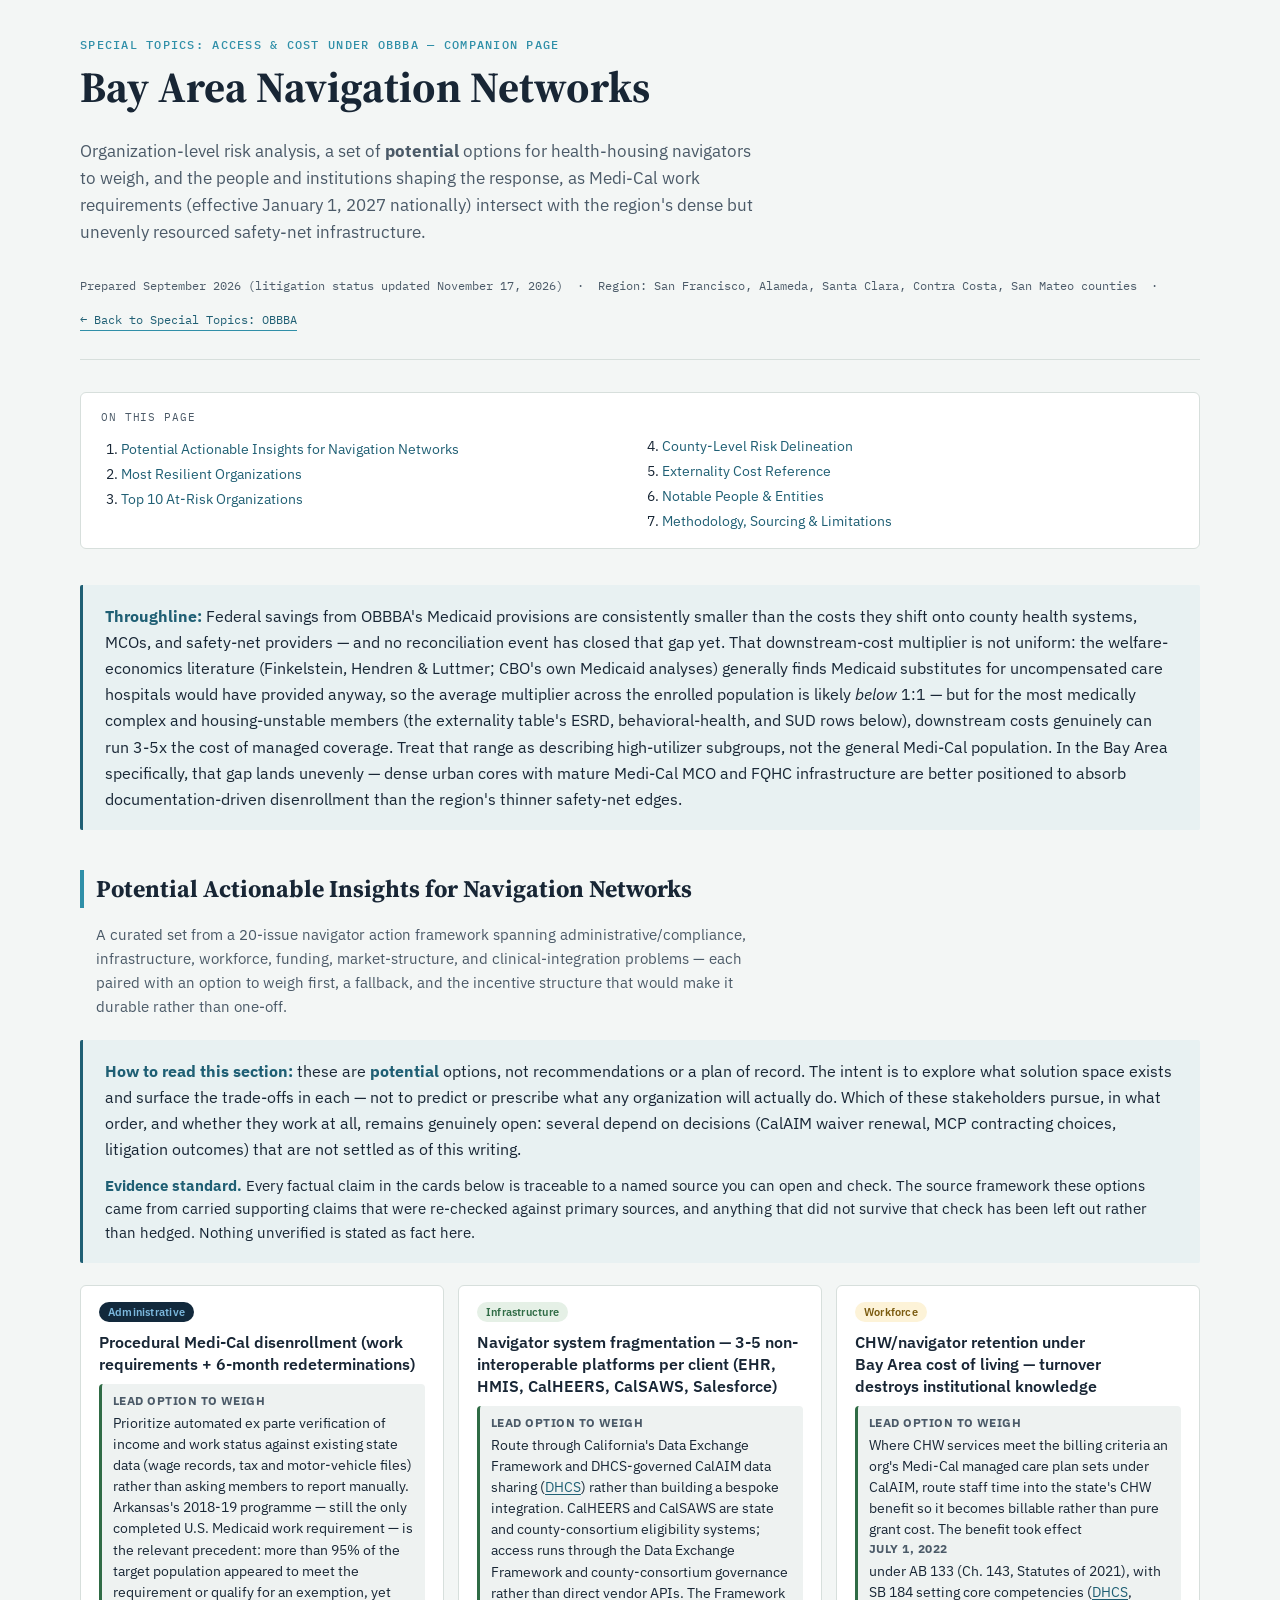
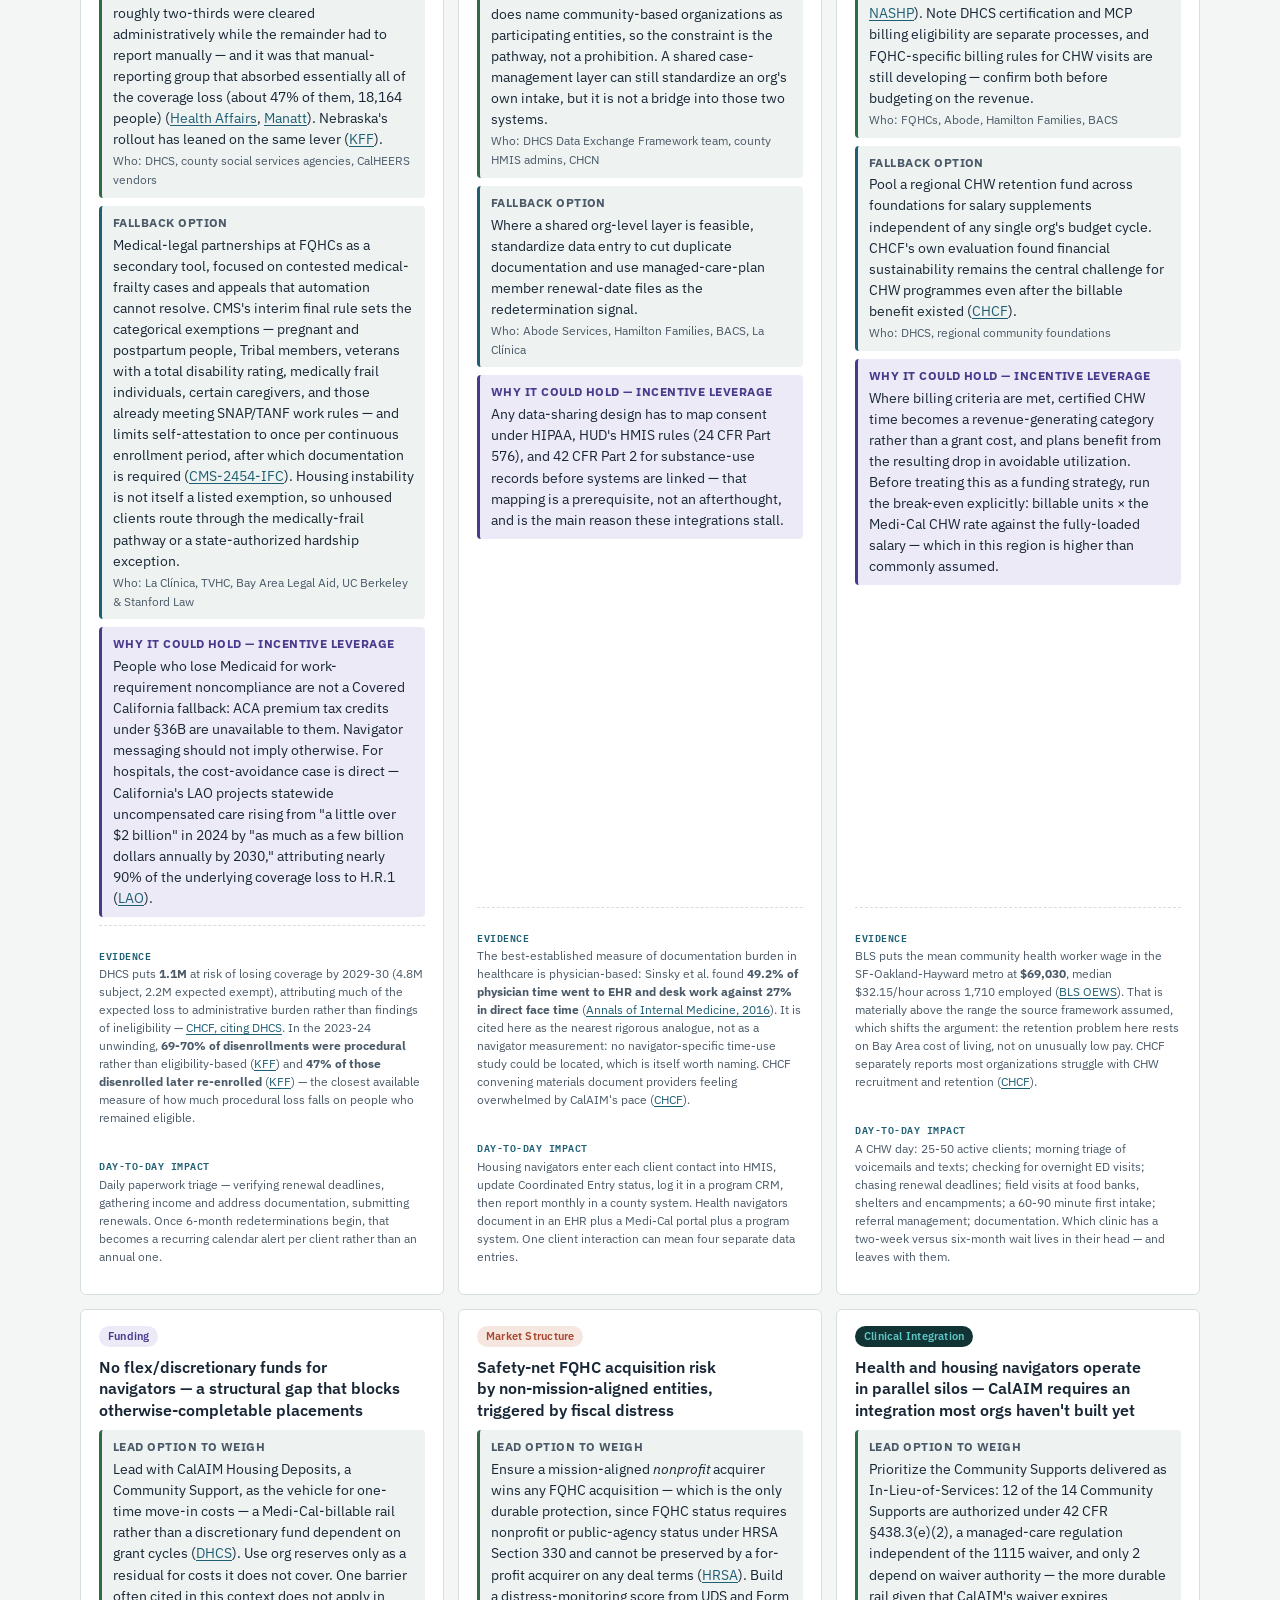
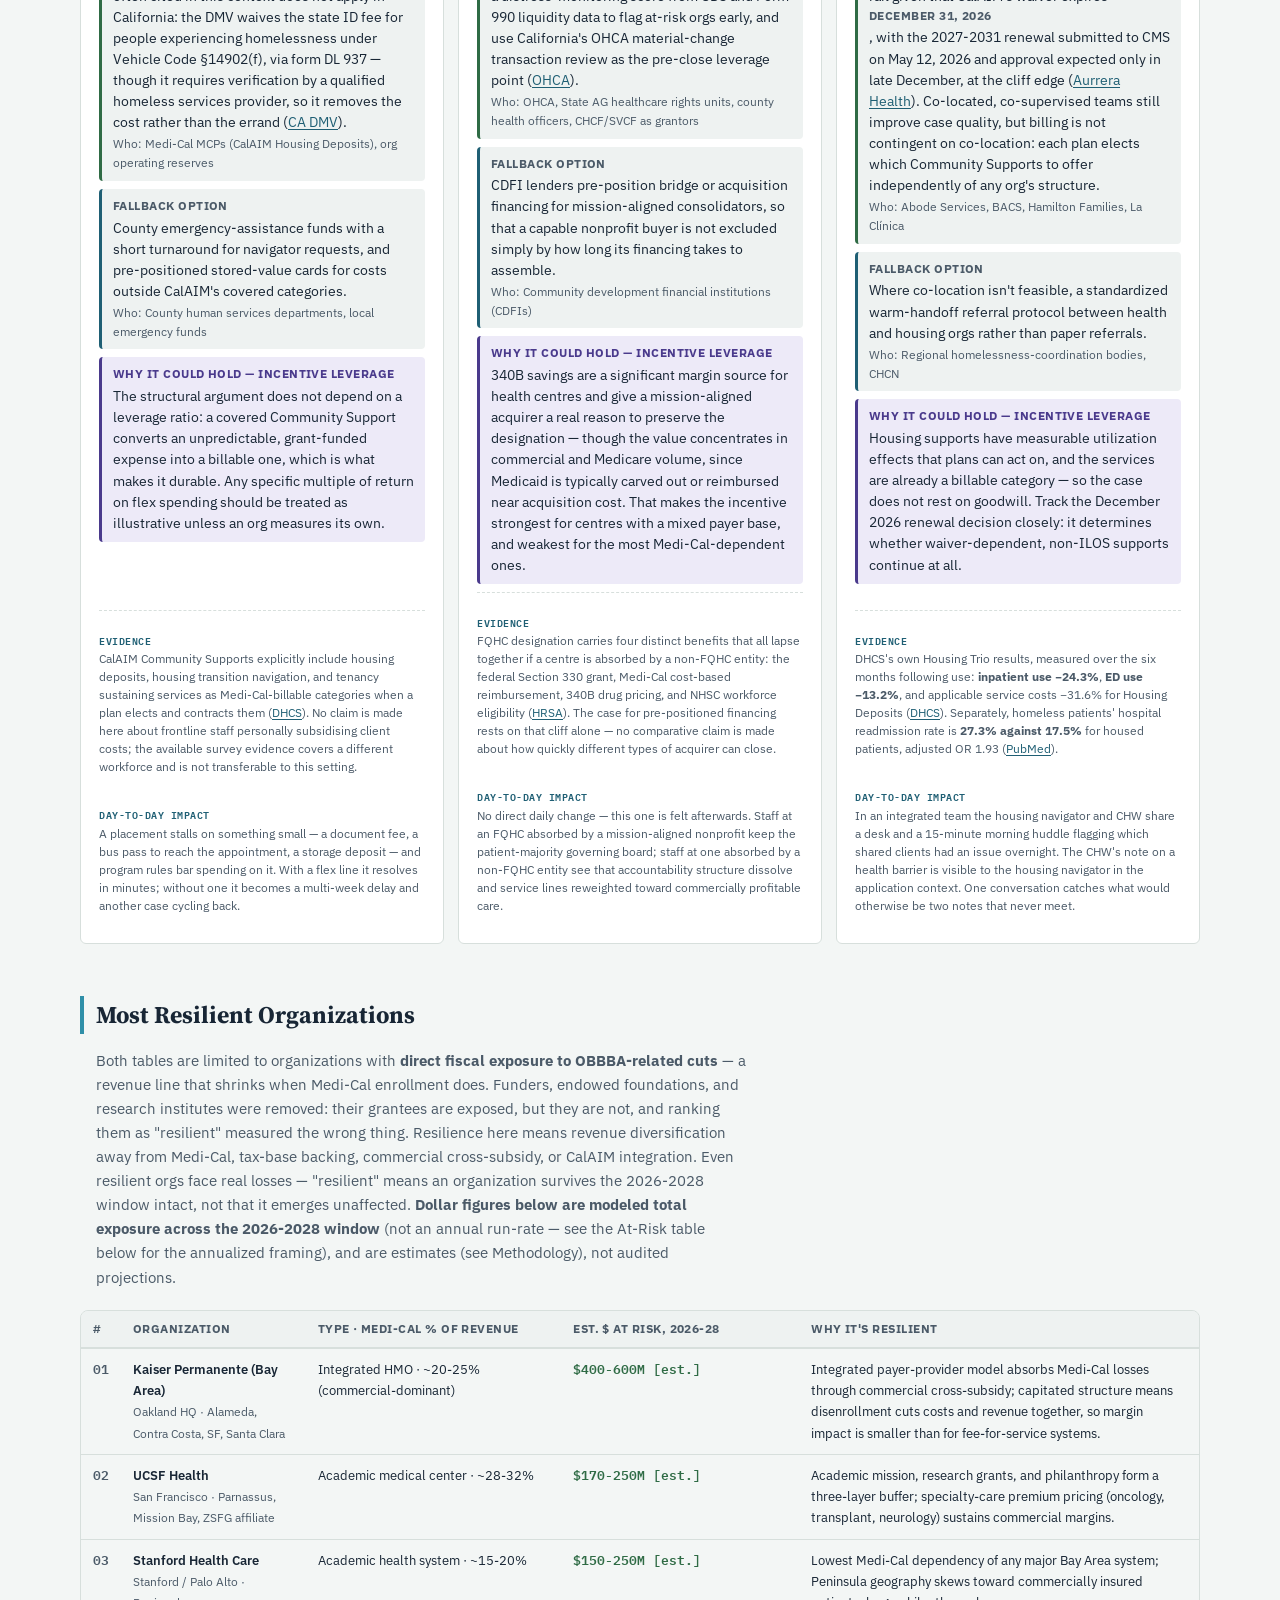
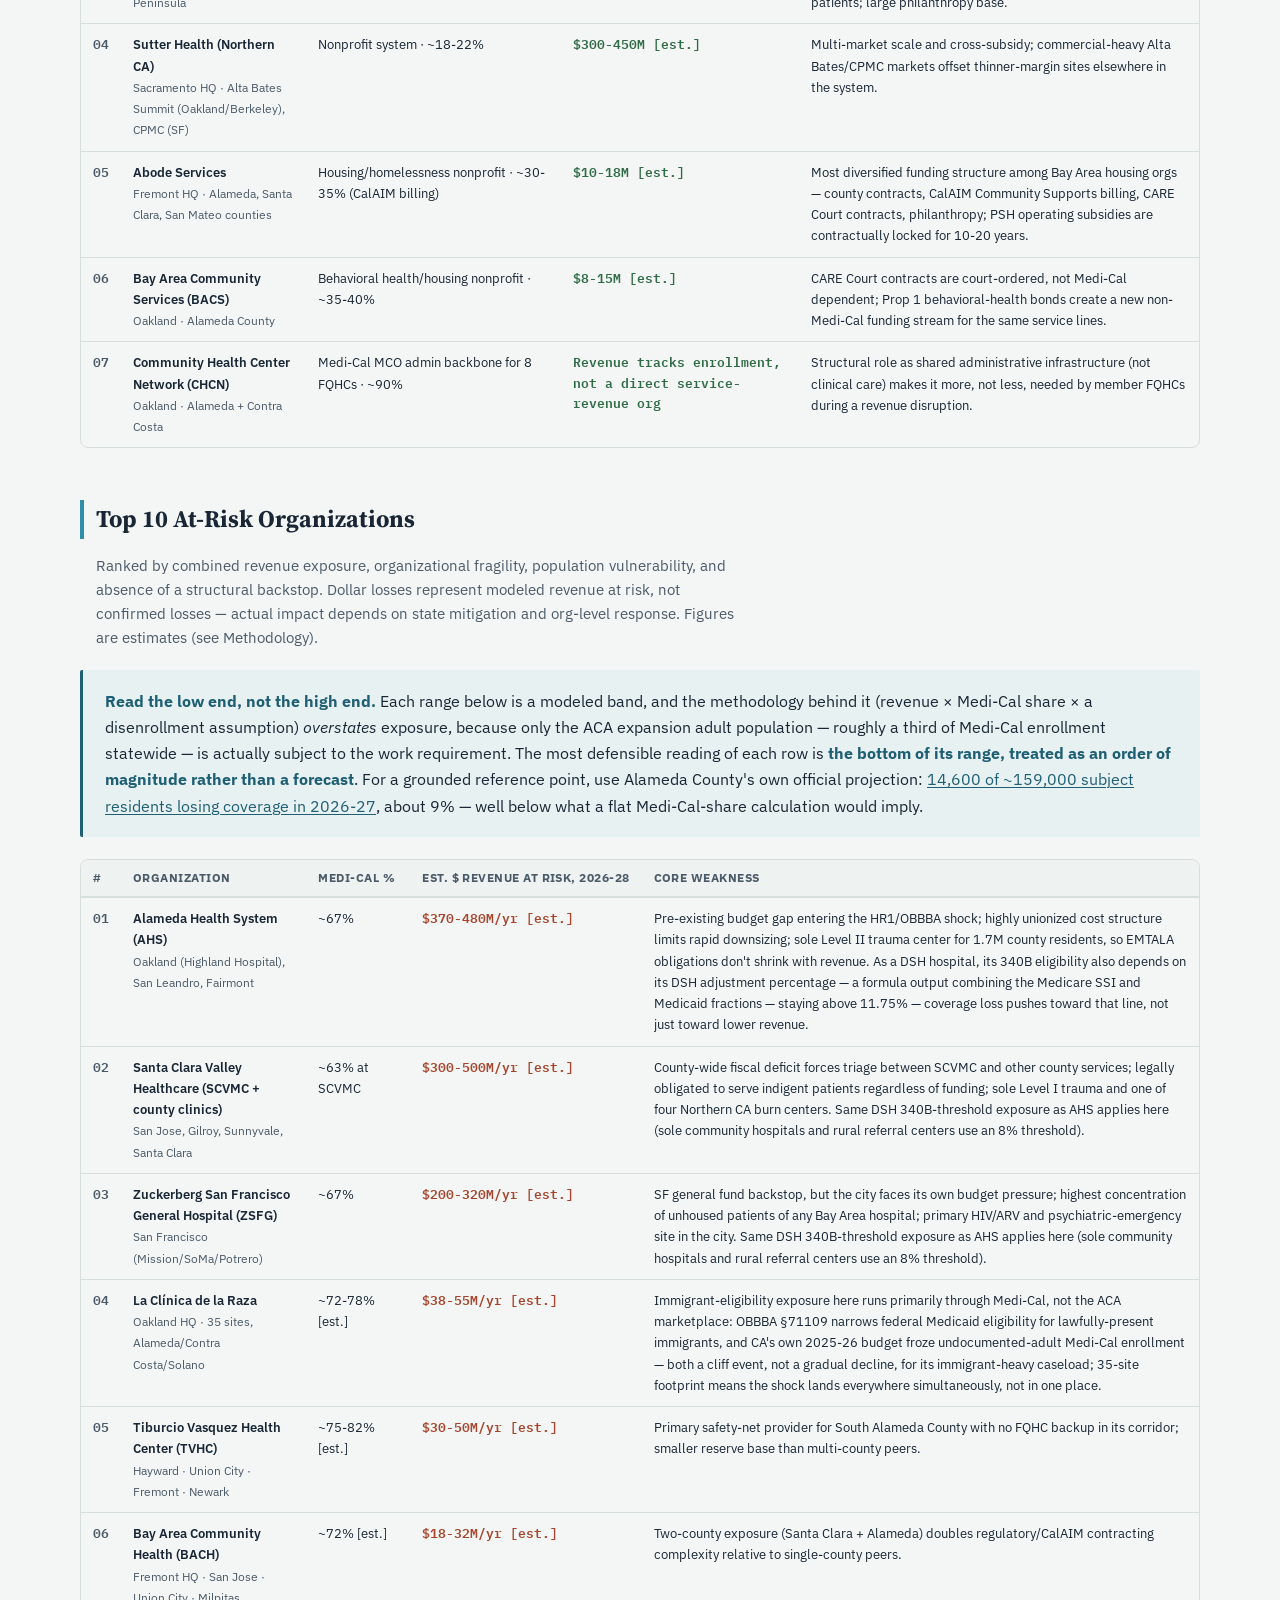
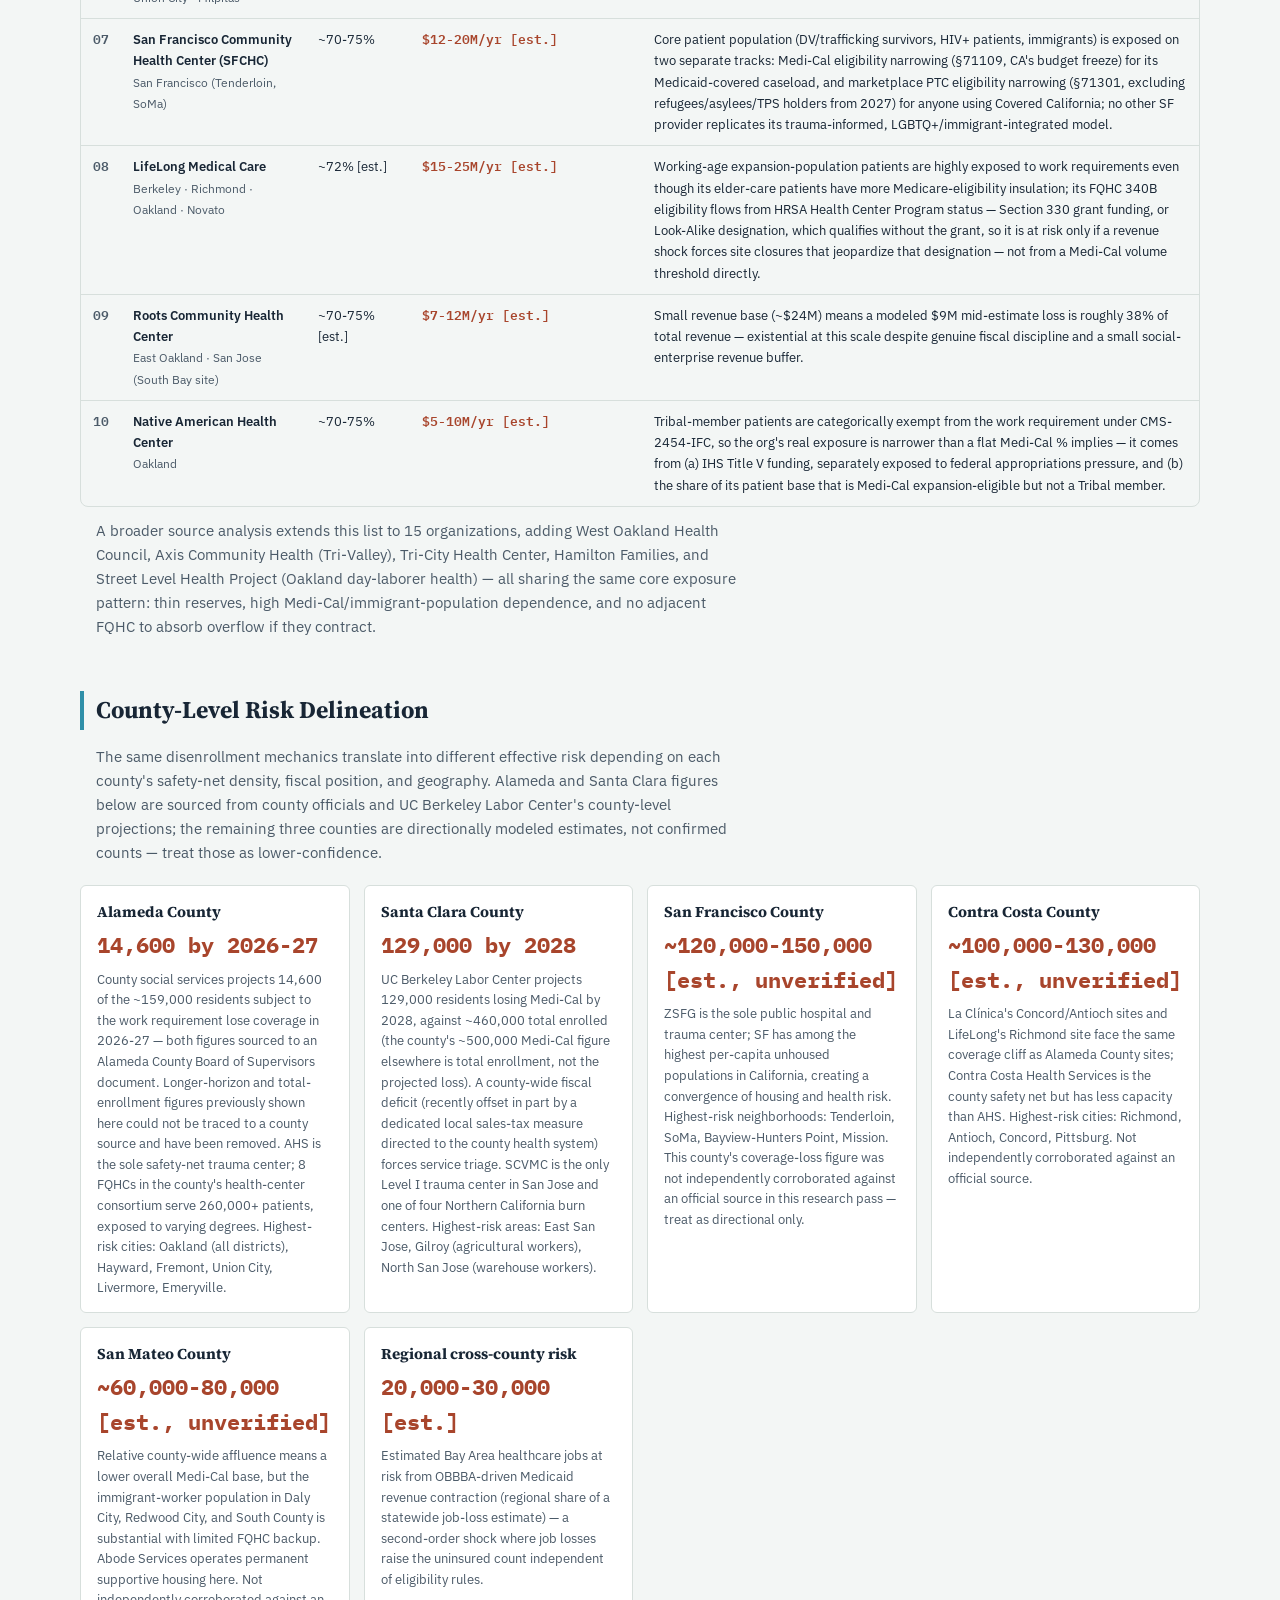
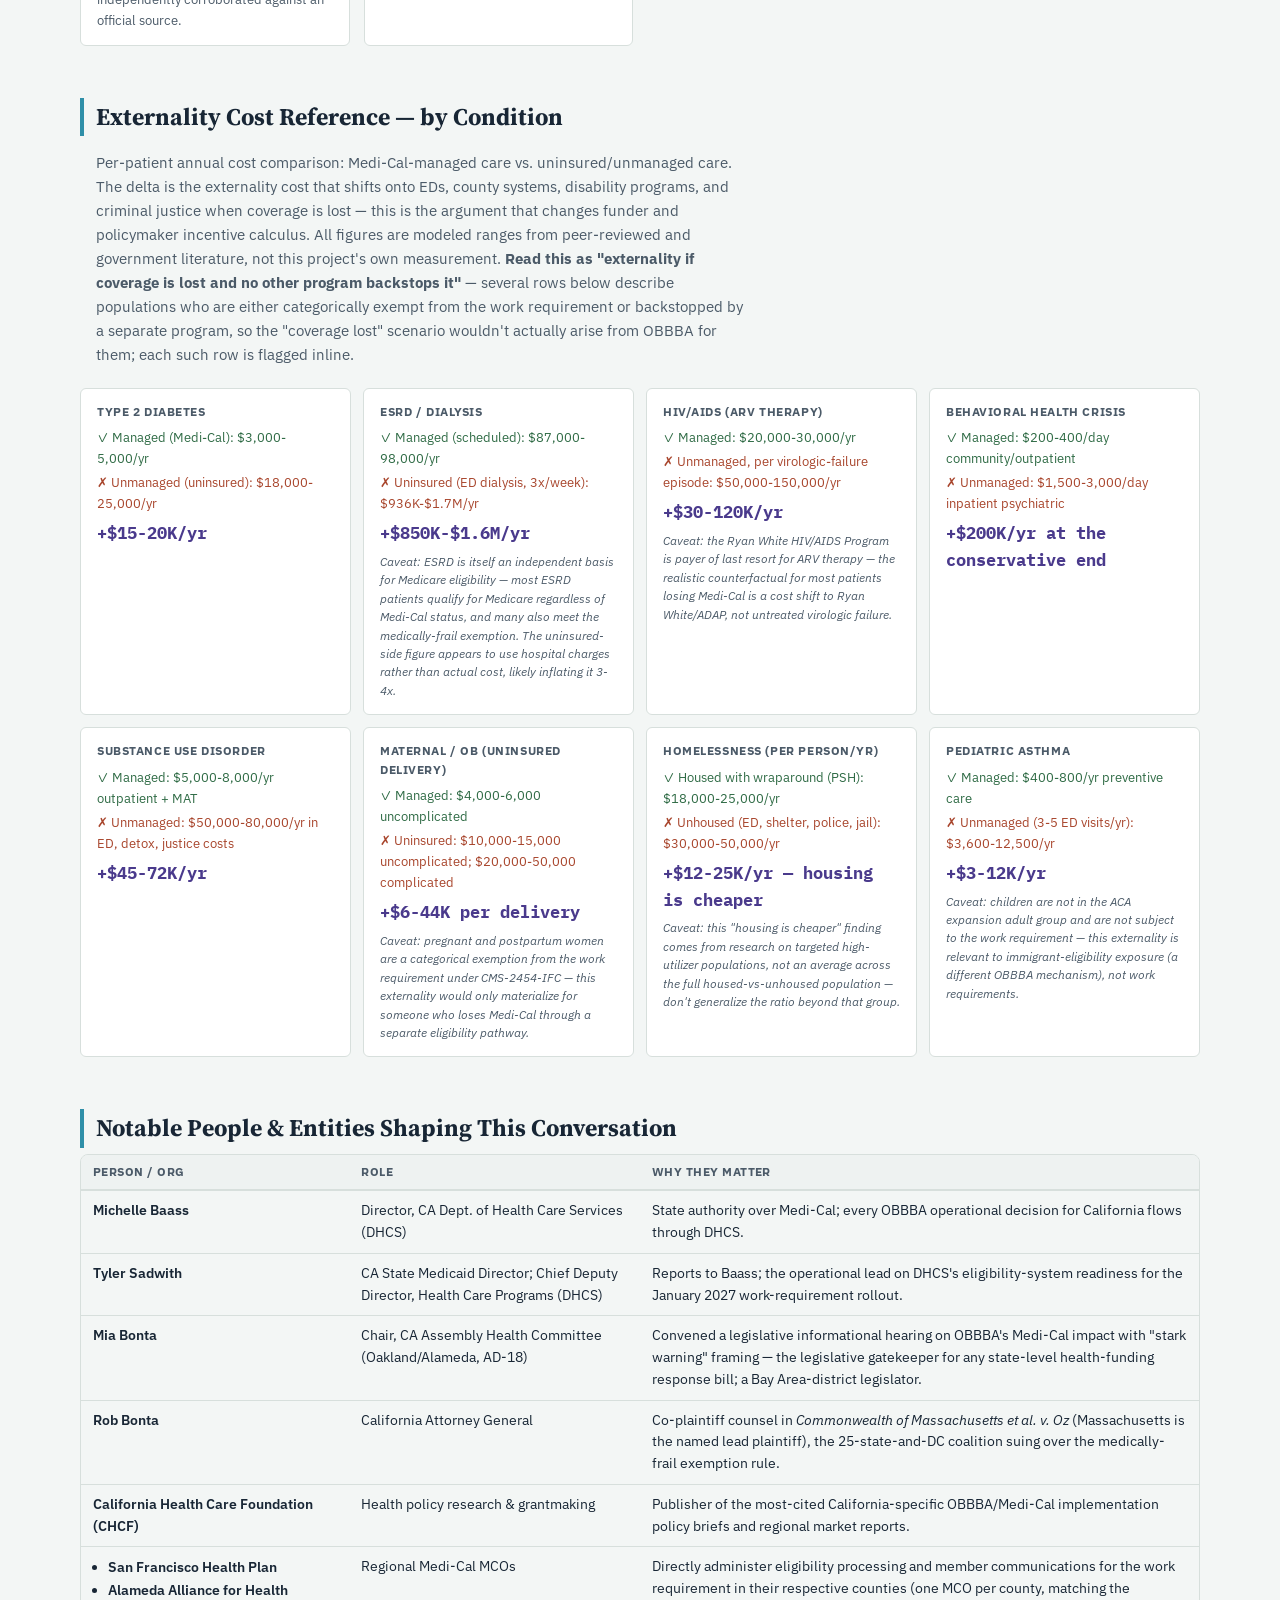
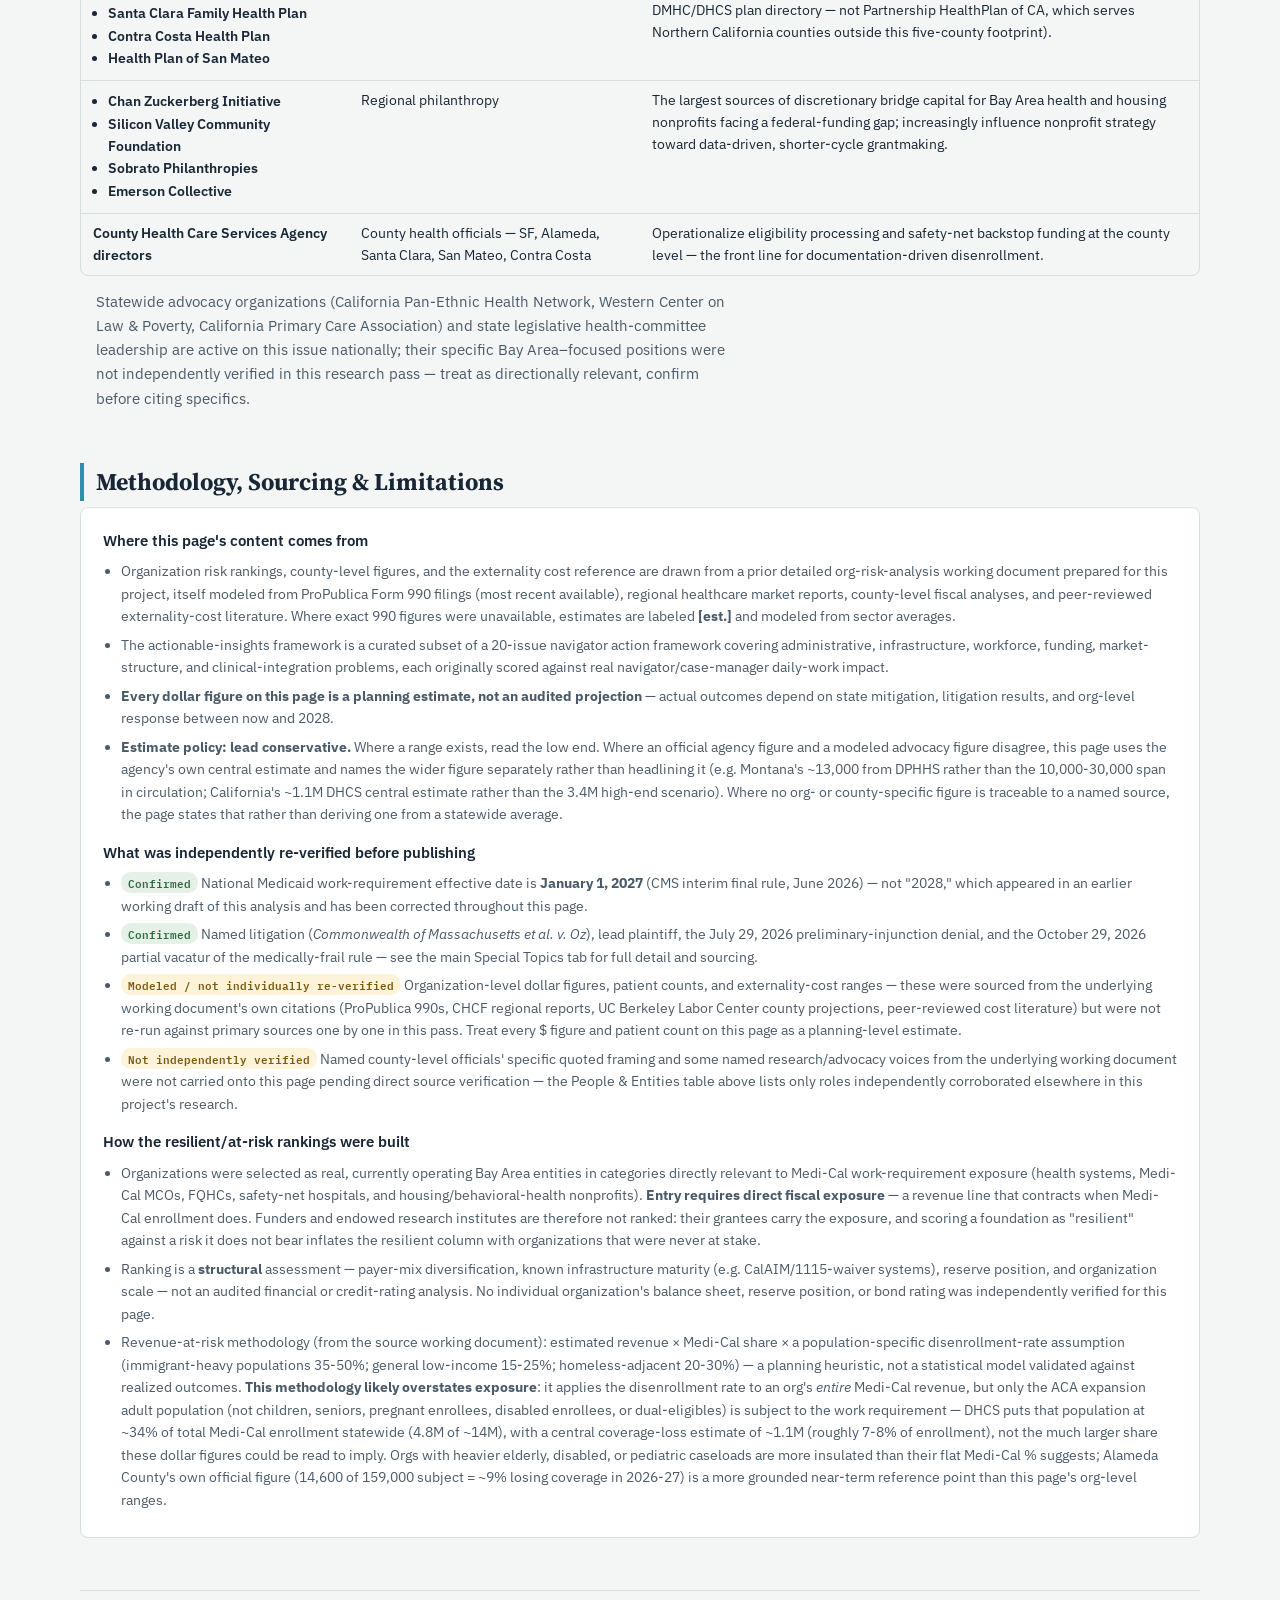
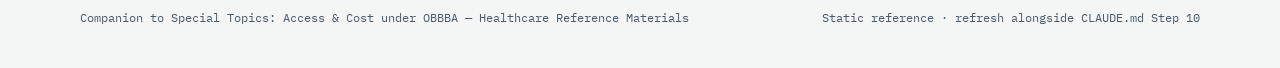
<file: special-topics/bay-area-navigation.html>
<!doctype html>
<html lang="en">
<head>
<meta charset="UTF-8">
<meta name="viewport" content="width=device-width, initial-scale=1.0, viewport-fit=cover">
<title>Bay Area Navigation Networks</title>
<link rel="stylesheet" href="https://fonts.googleapis.com/css2?family=Source+Serif+4:opsz,wght@8..60,400;8..60,600;8..60,700&family=IBM+Plex+Sans:wght@400;500;600;700&family=IBM+Plex+Mono:wght@400;500&display=swap">
<style>
  :root{
    --ink:#182635; --ink-soft:#4b5a68;
    --paper:#f3f6f5; --surface:#ffffff; --surface-alt:#eef2f1;
    --line:#d7dfdc;
    --bay:#1f5f74; --bay-bright:#2f8fa8;
    --resilient:#2f6b45; --resilient-bg:#e5f0e6;
    --risk:#a8452c; --risk-bg:#f6e6e0;
    --amber:#7a5a0e; --amber-bg:#fdf3d8;
    --purple:#4a3a8c; --purple-bg:#edeaf8;
    --accent-wash:#e8f1f2;
    --visited:#6b4a7a;
  }
  @media (prefers-color-scheme: dark){
    :root:not([data-theme="light"]){
      --ink:#e9edec; --ink-soft:#a9b8bc;
      --paper:#131b22; --surface:#1a232b; --surface-alt:#202b33;
      --line:#2c3941;
      --bay:#5fa9bd; --bay-bright:#7cc3d6;
      --resilient:#7fbf8f; --resilient-bg:#1c2e21;
      --risk:#d98a6f; --risk-bg:#33201a;
      --amber:#d4a840; --amber-bg:#2a2010;
      --purple:#a494d8; --purple-bg:#221c38;
      --accent-wash:#182a2d;
      --visited:#c39ad4;
    }
  }
  :root[data-theme="dark"]{
    --ink:#e9edec; --ink-soft:#a9b8bc;
    --paper:#131b22; --surface:#1a232b; --surface-alt:#202b33;
    --line:#2c3941;
    --bay:#5fa9bd; --bay-bright:#7cc3d6;
    --resilient:#7fbf8f; --resilient-bg:#1c2e21;
    --risk:#d98a6f; --risk-bg:#33201a;
    --amber:#d4a840; --amber-bg:#2a2010;
    --purple:#a494d8; --purple-bg:#221c38;
    --accent-wash:#182a2d;
    --visited:#c39ad4;
  }
  *{box-sizing:border-box;}
  html,body{margin:0;}
  body{
    background:var(--paper); color:var(--ink);
    font-family:"IBM Plex Sans", system-ui, -apple-system, sans-serif;
    font-size:16px; line-height:1.6;
    padding-inline:20px;
    padding-block:calc(28px + env(safe-area-inset-top,0px)) calc(40px + env(safe-area-inset-bottom,0px));
  }
  h1,h2,h3{font-family:"Source Serif 4", Georgia, serif; text-wrap:balance; color:var(--ink); margin:0;}
  .wrap{max-width:1120px; margin:0 auto;}
  .eyebrow{
    font-family:"IBM Plex Mono", monospace; font-size:0.72rem; letter-spacing:0.11em;
    text-transform:uppercase; color:var(--bay-bright); font-weight:500;
  }
  header.masthead{
    display:flex; flex-direction:column; gap:10px;
    padding-block:8px 28px; border-bottom:1px solid var(--line); margin-bottom:32px;
  }
  header.masthead h1{font-size:clamp(1.9rem, 4.2vw, 2.7rem); font-weight:700; line-height:1.08;}
  header.masthead .dek{font-size:1.05rem; color:var(--ink-soft); max-width:68ch; font-weight:400;}
  .meta-row{display:flex; flex-wrap:wrap; gap:14px; font-family:"IBM Plex Mono",monospace; font-size:0.78rem; color:var(--ink-soft); margin-top:4px;}
  .meta-row span{white-space:nowrap;}
  .back-link{font-family:"IBM Plex Mono",monospace; font-size:0.78rem; color:var(--bay); text-decoration:none; border-bottom:1px solid var(--bay-bright);}
  .back-link:hover{color:var(--bay-bright);}

  nav.toc{background:var(--surface); border:1px solid var(--line); border-radius:6px; padding:16px 20px; margin-bottom:36px;}
  nav.toc .toc-label{font-family:"IBM Plex Mono",monospace; font-size:0.7rem; letter-spacing:0.08em; text-transform:uppercase; color:var(--ink-soft); margin-bottom:8px; display:block;}
  nav.toc ol{margin:0; padding-left:20px; columns:2; column-gap:24px; font-size:0.86rem;}
  nav.toc li{margin:3px 0; break-inside:avoid;}
  nav.toc a{color:var(--bay); text-decoration:none;}
  nav.toc a:hover{text-decoration:underline;}
  @media (max-width:600px){ nav.toc ol{columns:1;} }

  .callout{
    background:var(--accent-wash); border-left:3px solid var(--bay);
    padding:18px 22px; border-radius:2px; margin-bottom:40px;
  }
  .callout p{margin:0; font-size:1.02rem;}
  .callout strong{color:var(--bay);}

  /* Body links carry an explicit unvisited / visited / hover set so a reader can
     see at a glance which sources they have already opened. Browser defaults
     (blue / purple) clash with this palette, so both states are themed. */
  .callout a, section a:not(.back-link), .method-box a, td a, li a{
    color:var(--bay); text-decoration:underline; text-underline-offset:2px;
    text-decoration-thickness:1px; transition:color .15s;
  }
  .callout a:visited, section a:not(.back-link):visited, .method-box a:visited,
  td a:visited, li a:visited{ color:var(--visited); }
  .callout a:hover, section a:not(.back-link):hover, .method-box a:hover,
  td a:hover, li a:hover{ color:var(--bay-bright); text-decoration-thickness:2px; }
  .callout a:focus-visible, section a:focus-visible, .method-box a:focus-visible{
    outline:2px solid var(--bay-bright); outline-offset:2px; border-radius:2px;
  }

  section{margin-bottom:52px;}
  /* Header rule echoes the accent bar used on the Special Topics tab it links from,
     so the two read as one family despite the companion page's own type palette. */
  section > h2{
    font-size:1.5rem; font-weight:700; margin-bottom:6px;
    border-left:4px solid var(--bay-bright); padding-left:12px;
  }
  section > .section-dek{color:var(--ink-soft); font-size:0.94rem; max-width:74ch; margin-bottom:20px; padding-left:16px;}

  .insight-grid{display:grid; grid-template-columns:repeat(auto-fit, minmax(300px,1fr)); gap:14px;}
  .insight-card{
    background:var(--surface); border:1px solid var(--line); border-radius:6px;
    padding:16px 18px; display:flex; flex-direction:column; gap:8px;
  }
  .insight-card .issue-badges{display:flex; gap:6px; flex-wrap:wrap;}
  .badge{font-size:0.66rem; font-weight:600; padding:2px 9px; border-radius:20px; letter-spacing:0.02em;}
  .badge-admin{background:#e5f0f9; color:#1a5c8a;}
  .badge-infra{background:var(--resilient-bg); color:var(--resilient);}
  .badge-work{background:var(--amber-bg); color:var(--amber);}
  .badge-fund{background:var(--purple-bg); color:var(--purple);}
  .badge-mkt{background:var(--risk-bg); color:var(--risk);}
  .badge-clin{background:#dff0f0; color:#1a5a5a;}
  :root[data-theme="dark"] .badge-admin, :root:not([data-theme="light"]) .badge-admin { background:#12293c; color:#7cb8dd; }
  :root[data-theme="dark"] .badge-clin, :root:not([data-theme="light"]) .badge-clin { background:#123333; color:#5fc7c7; }
  .insight-card h3{font-size:0.98rem; font-weight:600; margin:2px 0 0; font-family:"IBM Plex Sans",sans-serif; line-height:1.4;}
  .action-box{background:var(--surface-alt); border-radius:4px; padding:8px 11px; font-size:0.85rem; line-height:1.55;}
  .action-box strong{display:block; font-size:0.72rem; text-transform:uppercase; letter-spacing:0.04em; font-weight:700; margin-bottom:3px; color:var(--ink-soft);}
  .action-primary{border-left:3px solid var(--resilient);}
  .action-alt{border-left:3px solid var(--bay);}
  .incentive-box{background:var(--purple-bg); border-left:3px solid var(--purple); border-radius:4px; padding:8px 11px; font-size:0.85rem; line-height:1.55;}
  .incentive-box strong{display:block; font-size:0.72rem; text-transform:uppercase; letter-spacing:0.04em; font-weight:700; margin-bottom:3px; color:var(--purple);}
  .who-line{font-size:0.76rem; color:var(--ink-soft); margin-top:2px;}

  /* Evidence and day-to-day notes sit at the foot of each card: present and
     checkable, but deliberately quieter than the options above them. */
  .card-foot{
    margin-top:auto; padding-top:10px; border-top:1px dashed var(--line);
    display:flex; flex-direction:column; gap:7px;
  }
  .foot-note{font-size:0.75rem; line-height:1.5; color:var(--ink-soft);}
  .foot-note .foot-tag{
    font-family:"IBM Plex Mono",monospace; font-size:0.64rem; font-weight:600;
    text-transform:uppercase; letter-spacing:0.05em; color:var(--bay);
    display:block; margin-bottom:2px;
  }
  .foot-note .unverified{
    color:var(--risk); font-weight:600; font-style:normal;
  }

  .org-table-wrap{overflow-x:auto; border:1px solid var(--line); border-radius:8px;}
  table.org-table{width:100%; border-collapse:collapse; font-size:0.83rem; min-width:820px;}
  table.org-table thead th{background:var(--surface-alt); text-align:left; font-weight:700; padding:9px 12px; border-bottom:2px solid var(--line); font-size:0.72rem; text-transform:uppercase; letter-spacing:0.04em; color:var(--ink-soft); white-space:nowrap;}
  table.org-table td{padding:10px 12px; border-bottom:1px solid var(--line); vertical-align:top;}
  table.org-table tr:last-child td{border-bottom:none;}
  table.org-table .org-name{font-weight:600; display:block;}
  table.org-table .org-loc{color:var(--ink-soft); font-size:0.76rem;}
  table.org-table .rank{font-family:"IBM Plex Mono",monospace; font-weight:600; color:var(--ink-soft);}
  .rank.resilient{color:var(--resilient);}
  .rank.risk{color:var(--risk);}
  table.org-table .fig{font-weight:600; font-family:"IBM Plex Mono",monospace; font-size:0.8rem; font-variant-numeric:tabular-nums;}
  .fig.risk{color:var(--risk);}
  .fig.resilient{color:var(--resilient);}

  .county-grid{display:grid; grid-template-columns:repeat(auto-fit, minmax(260px,1fr)); gap:14px;}
  .county-card{background:var(--surface); border:1px solid var(--line); border-radius:6px; padding:14px 16px;}
  .county-card h3{font-size:0.95rem; margin-bottom:4px;}
  .county-card .stat{font-family:"IBM Plex Mono",monospace; font-size:1.35rem; font-weight:700; color:var(--risk); display:block; margin:2px 0 6px; font-variant-numeric:tabular-nums;}
  .county-card p{font-size:0.83rem; color:var(--ink-soft); margin:0; line-height:1.55;}

  .ext-grid{display:grid; grid-template-columns:repeat(auto-fit, minmax(250px,1fr)); gap:12px;}
  .ext-card{background:var(--surface); border:1px solid var(--line); border-radius:6px; padding:14px 16px;}
  .ext-card .condition{font-size:0.72rem; font-weight:700; text-transform:uppercase; letter-spacing:0.05em; color:var(--ink-soft); margin-bottom:6px;}
  .ext-card .row{font-size:0.82rem; margin-bottom:3px;}
  .ext-card .managed{color:var(--resilient);}
  .ext-card .unmanaged{color:var(--risk);}
  .ext-card .delta{font-family:"IBM Plex Mono",monospace; font-size:1.05rem; font-weight:700; color:var(--purple); margin-top:6px;}

  .people-table-wrap{border:1px solid var(--line); border-radius:8px; overflow:hidden;}
  table.people-table{width:100%; border-collapse:collapse; font-size:0.85rem; table-layout:fixed;}
  table.people-table col.c-name{width:24%;}
  table.people-table col.c-role{width:26%;}
  table.people-table col.c-why{width:50%;}
  table.people-table thead th{background:var(--surface-alt); text-align:left; font-weight:700; padding:8px 12px; border-bottom:2px solid var(--line); font-size:0.72rem; text-transform:uppercase; letter-spacing:0.04em; color:var(--ink-soft);}
  table.people-table td{padding:9px 12px; border-bottom:1px solid var(--line); vertical-align:top; overflow-wrap:anywhere; word-break:normal; hyphens:auto;}
  table.people-table tr:last-child td{border-bottom:none;}
  table.people-table .p-name{font-weight:600;}
  table.people-table .p-name ul{margin:0; padding-left:15px;}
  table.people-table .p-name li{margin:1px 0; font-weight:600;}
  /* Stack to cards on narrow screens so nothing ever scrolls sideways */
  @media (max-width:640px){
    table.people-table, table.people-table tbody, table.people-table tr, table.people-table td{display:block; width:100%;}
    table.people-table thead{display:none;}
    table.people-table tr{border-bottom:1px solid var(--line); padding:4px 0;}
    table.people-table tr:last-child{border-bottom:none;}
    table.people-table td{border-bottom:none; padding:4px 12px;}
    table.people-table td::before{content:attr(data-label); display:block; font-size:0.66rem; font-weight:700; text-transform:uppercase; letter-spacing:0.05em; color:var(--ink-soft); margin-bottom:2px;}
  }

  .method-box{
    background:var(--surface); border:1px solid var(--line); border-radius:8px;
    padding:20px 22px; font-size:0.88rem; color:var(--ink-soft);
  }
  .method-box h3{font-size:0.95rem; font-weight:600; color:var(--ink); margin-bottom:8px; font-family:"IBM Plex Sans",sans-serif;}
  .method-box ul{margin:0 0 14px; padding-left:18px;}
  .method-box ul:last-child{margin-bottom:0;}
  .method-box li{margin-bottom:6px;}
  .verify-tag{font-family:"IBM Plex Mono",monospace; font-size:0.68rem; padding:1px 7px; border-radius:10px; font-weight:600; white-space:nowrap;}
  .verify-confirmed{background:var(--resilient-bg); color:var(--resilient);}
  .verify-est{background:var(--amber-bg); color:var(--amber);}
  .verify-corrected{background:var(--risk-bg); color:var(--risk);}

  footer{border-top:1px solid var(--line); padding-top:18px; margin-top:8px;
    font-family:"IBM Plex Mono",monospace; font-size:0.74rem; color:var(--ink-soft);
    display:flex; justify-content:space-between; flex-wrap:wrap; gap:8px;}

  @media (max-width:480px){
    table.org-table{min-width:680px;}
  }
</style>
</head>
<body>
<div class="wrap">

  <header class="masthead">
    <div class="eyebrow">Special Topics: Access &amp; Cost under OBBBA — Companion Page</div>
    <h1>Bay Area Navigation Networks</h1>
    <p class="dek">Organization-level risk analysis, a set of <strong>potential</strong> options for health-housing navigators to weigh, and the people and institutions shaping the response, as Medi-Cal work requirements (effective January 1, 2027 nationally) intersect with the region's dense but unevenly resourced safety-net infrastructure.</p>
    <div class="meta-row">
      <span>Prepared September 2026 (litigation status updated November 17, 2026)</span>
      <span>·</span>
      <span>Region: San Francisco, Alameda, Santa Clara, Contra Costa, San Mateo counties</span>
      <span>·</span>
      <a class="back-link" href="../index.html#special">← Back to Special Topics: OBBBA</a>
    </div>
  </header>

  <nav class="toc">
    <span class="toc-label">On this page</span>
    <ol>
      <li><a href="#insights">Potential Actionable Insights for Navigation Networks</a></li>
      <li><a href="#resilient">Most Resilient Organizations</a></li>
      <li><a href="#at-risk">Top 10 At-Risk Organizations</a></li>
      <li><a href="#counties">County-Level Risk Delineation</a></li>
      <li><a href="#externalities">Externality Cost Reference</a></li>
      <li><a href="#people">Notable People &amp; Entities</a></li>
      <li><a href="#method">Methodology, Sourcing &amp; Limitations</a></li>
    </ol>
  </nav>

  <div class="callout">
    <p><strong>Throughline:</strong> Federal savings from OBBBA's Medicaid provisions are consistently smaller than the costs they shift onto county health systems, MCOs, and safety-net providers — and no reconciliation event has closed that gap yet. That downstream-cost multiplier is not uniform: the welfare-economics literature (Finkelstein, Hendren &amp; Luttmer; CBO's own Medicaid analyses) generally finds Medicaid substitutes for uncompensated care hospitals would have provided anyway, so the average multiplier across the enrolled population is likely <em>below</em> 1:1 — but for the most medically complex and housing-unstable members (the externality table's ESRD, behavioral-health, and SUD rows below), downstream costs genuinely can run 3-5x the cost of managed coverage. Treat that range as describing high-utilizer subgroups, not the general Medi-Cal population. In the Bay Area specifically, that gap lands unevenly — dense urban cores with mature Medi-Cal MCO and FQHC infrastructure are better positioned to absorb documentation-driven disenrollment than the region's thinner safety-net edges.</p>
  </div>

  <section id="insights">
    <h2>Potential Actionable Insights for Navigation Networks</h2>
    <p class="section-dek">A curated set from a 20-issue navigator action framework spanning administrative/compliance, infrastructure, workforce, funding, market-structure, and clinical-integration problems — each paired with an option to weigh first, a fallback, and the incentive structure that would make it durable rather than one-off.</p>
    <div class="callout" style="margin-bottom:22px;">
      <p><strong>How to read this section:</strong> these are <strong>potential</strong> options, not recommendations or a plan of record. The intent is to explore what solution space exists and surface the trade-offs in each — not to predict or prescribe what any organization will actually do. Which of these stakeholders pursue, in what order, and whether they work at all, remains genuinely open: several depend on decisions (CalAIM waiver renewal, MCP contracting choices, litigation outcomes) that are not settled as of this writing.</p>
      <p style="margin-top:12px;font-size:0.92rem;"><strong>Evidence standard.</strong> Every factual claim in the cards below is traceable to a named source you can open and check. The source framework these options came from carried supporting claims that were re-checked against primary sources, and anything that did not survive that check has been left out rather than hedged. Nothing unverified is stated as fact here.</p>
    </div>
    <div class="insight-grid">

      <div class="insight-card">
        <div class="issue-badges"><span class="badge badge-admin">Administrative</span></div>
        <h3>Procedural Medi-Cal disenrollment (work requirements + 6-month redeterminations)</h3>
        <div class="action-box action-primary"><strong>Lead option to weigh</strong>Prioritize automated ex parte verification of income and work status against existing state data (wage records, tax and motor-vehicle files) rather than asking members to report manually. Arkansas's 2018-19 programme — still the only completed U.S. Medicaid work requirement — is the relevant precedent: more than 95% of the target population appeared to meet the requirement or qualify for an exemption, yet roughly two-thirds were cleared administratively while the remainder had to report manually — and it was that manual-reporting group that absorbed essentially all of the coverage loss (about 47% of them, 18,164 people) (<a href="https://www.healthaffairs.org/content/forefront/reporting-requirements-matter-lot-evidence-medicaid-work-requirements-arkansas" target="_blank" rel="noopener">Health Affairs</a>, <a href="https://manatt.com/getattachment/b44d1311-2380-4c96-8d8e-cec09dd67fb0/attachment.aspx" target="_blank" rel="noopener">Manatt</a>). Nebraska's rollout has leaned on the same lever (<a href="https://www.kff.org/medicaid/a-closer-look-at-nebraska-the-first-state-planning-to-implement-a-medicaid-work-requirement/" target="_blank" rel="noopener">KFF</a>).<div class="who-line">Who: DHCS, county social services agencies, CalHEERS vendors</div></div>
        <div class="action-box action-alt"><strong>Fallback option</strong>Medical-legal partnerships at FQHCs as a secondary tool, focused on contested medical-frailty cases and appeals that automation cannot resolve. CMS's interim final rule sets the categorical exemptions — pregnant and postpartum people, Tribal members, veterans with a total disability rating, medically frail individuals, certain caregivers, and those already meeting SNAP/TANF work rules — and limits self-attestation to once per continuous enrollment period, after which documentation is required (<a href="https://www.cms.gov/newsroom/fact-sheets/medicaid-community-engagement-requirement-certain-individuals-interim-final-rule-comment-period-cms" target="_blank" rel="noopener">CMS-2454-IFC</a>). Housing instability is not itself a listed exemption, so unhoused clients route through the medically-frail pathway or a state-authorized hardship exception.<div class="who-line">Who: La Clínica, TVHC, Bay Area Legal Aid, UC Berkeley &amp; Stanford Law</div></div>
        <div class="incentive-box"><strong>Why it could hold — incentive leverage</strong>People who lose Medicaid for work-requirement noncompliance are not a Covered California fallback: ACA premium tax credits under §36B are unavailable to them. Navigator messaging should not imply otherwise. For hospitals, the cost-avoidance case is direct — California's LAO projects statewide uncompensated care rising from "a little over $2 billion" in 2024 by "as much as a few billion dollars annually by 2030," attributing nearly 90% of the underlying coverage loss to H.R.1 (<a href="https://lao.ca.gov/Publications/Report/5180" target="_blank" rel="noopener">LAO</a>).</div>
        <div class="card-foot">
          <p class="foot-note"><span class="foot-tag">Evidence</span>DHCS puts <strong>1.1M</strong> at risk of losing coverage by 2029-30 (4.8M subject, 2.2M expected exempt), attributing much of the expected loss to administrative burden rather than findings of ineligibility — <a href="https://www.chcf.org/resource/2026/06/05/hr1-work-requirement-affect-californians-medi-cal-policy-at-a-glance/" target="_blank" rel="noopener">CHCF, citing DHCS</a>. In the 2023-24 unwinding, <strong>69-70% of disenrollments were procedural</strong> rather than eligibility-based (<a href="https://www.kff.org/medicaid/understanding-medicaid-procedural-disenrollment-rates/" target="_blank" rel="noopener">KFF</a>) and <strong>47% of those disenrolled later re-enrolled</strong> (<a href="https://www.kff.org/medicaid/nearly-a-quarter-of-people-who-say-they-were-disenrolled-from-medicaid-during-the-unwinding-are-now-uninsured/" target="_blank" rel="noopener">KFF</a>) — the closest available measure of how much procedural loss falls on people who remained eligible.</p>
          <p class="foot-note"><span class="foot-tag">Day-to-day impact</span>Daily paperwork triage — verifying renewal deadlines, gathering income and address documentation, submitting renewals. Once 6-month redeterminations begin, that becomes a recurring calendar alert per client rather than an annual one.</p>
        </div>
      </div>

      <div class="insight-card">
        <div class="issue-badges"><span class="badge badge-infra">Infrastructure</span></div>
        <h3>Navigator system fragmentation — 3-5 non-interoperable platforms per client (EHR, HMIS, CalHEERS, CalSAWS, Salesforce)</h3>
        <div class="action-box action-primary"><strong>Lead option to weigh</strong>Route through California's Data Exchange Framework and DHCS-governed CalAIM data sharing (<a href="https://www.dhcs.ca.gov/datadex" target="_blank" rel="noopener">DHCS</a>) rather than building a bespoke integration. CalHEERS and CalSAWS are state and county-consortium eligibility systems; access runs through the Data Exchange Framework and county-consortium governance rather than direct vendor APIs. The Framework does name community-based organizations as participating entities, so the constraint is the pathway, not a prohibition. A shared case-management layer can still standardize an org's own intake, but it is not a bridge into those two systems.<div class="who-line">Who: DHCS Data Exchange Framework team, county HMIS admins, CHCN</div></div>
        <div class="action-box action-alt"><strong>Fallback option</strong>Where a shared org-level layer is feasible, standardize data entry to cut duplicate documentation and use managed-care-plan member renewal-date files as the redetermination signal.<div class="who-line">Who: Abode Services, Hamilton Families, BACS, La Clínica</div></div>
        <div class="incentive-box"><strong>Why it could hold — incentive leverage</strong>Any data-sharing design has to map consent under HIPAA, HUD's HMIS rules (24 CFR Part 576), and 42 CFR Part 2 for substance-use records before systems are linked — that mapping is a prerequisite, not an afterthought, and is the main reason these integrations stall.</div>
        <div class="card-foot">
          <p class="foot-note"><span class="foot-tag">Evidence</span>The best-established measure of documentation burden in healthcare is physician-based: Sinsky et al. found <strong>49.2% of physician time went to EHR and desk work against 27% in direct face time</strong> (<a href="https://www.acpjournals.org/doi/10.7326/M16-0961" target="_blank" rel="noopener">Annals of Internal Medicine, 2016</a>). It is cited here as the nearest rigorous analogue, not as a navigator measurement: no navigator-specific time-use study could be located, which is itself worth naming. CHCF convening materials document providers feeling overwhelmed by CalAIM's pace (<a href="https://www.chcf.org/resource/whats-next-calaim/" target="_blank" rel="noopener">CHCF</a>).</p>
          <p class="foot-note"><span class="foot-tag">Day-to-day impact</span>Housing navigators enter each client contact into HMIS, update Coordinated Entry status, log it in a program CRM, then report monthly in a county system. Health navigators document in an EHR plus a Medi-Cal portal plus a program system. One client interaction can mean four separate data entries.</p>
        </div>
      </div>

      <div class="insight-card">
        <div class="issue-badges"><span class="badge badge-work">Workforce</span></div>
        <h3>CHW/navigator retention under Bay Area cost of living — turnover destroys institutional knowledge</h3>
        <div class="action-box action-primary"><strong>Lead option to weigh</strong>Where CHW services meet the billing criteria an org's Medi-Cal managed care plan sets under CalAIM, route staff time into the state's CHW benefit so it becomes billable rather than pure grant cost. The benefit took effect <strong>July 1, 2022</strong> under AB 133 (Ch. 143, Statutes of 2021), with SB 184 setting core competencies (<a href="https://www.dhcs.ca.gov/providers-partners/community-health-workers/" target="_blank" rel="noopener">DHCS</a>, <a href="https://nashp.org/state-tracker/state-community-health-worker-policies/california/" target="_blank" rel="noopener">NASHP</a>). Note DHCS certification and MCP billing eligibility are separate processes, and FQHC-specific billing rules for CHW visits are still developing — confirm both before budgeting on the revenue.<div class="who-line">Who: FQHCs, Abode, Hamilton Families, BACS</div></div>
        <div class="action-box action-alt"><strong>Fallback option</strong>Pool a regional CHW retention fund across foundations for salary supplements independent of any single org's budget cycle. CHCF's own evaluation found financial sustainability remains the central challenge for CHW programmes even after the billable benefit existed (<a href="https://www.chcf.org/resource/amplifying-impact-initiative-evaluation/" target="_blank" rel="noopener">CHCF</a>).<div class="who-line">Who: DHCS, regional community foundations</div></div>
        <div class="incentive-box"><strong>Why it could hold — incentive leverage</strong>Where billing criteria are met, certified CHW time becomes a revenue-generating category rather than a grant cost, and plans benefit from the resulting drop in avoidable utilization. Before treating this as a funding strategy, run the break-even explicitly: billable units × the Medi-Cal CHW rate against the fully-loaded salary — which in this region is higher than commonly assumed.</div>
        <div class="card-foot">
          <p class="foot-note"><span class="foot-tag">Evidence</span>BLS puts the mean community health worker wage in the SF-Oakland-Hayward metro at <strong>$69,030</strong>, median $32.15/hour across 1,710 employed (<a href="https://www.bls.gov/oes/2023/may/oes_41860.htm" target="_blank" rel="noopener">BLS OEWS</a>). That is materially above the range the source framework assumed, which shifts the argument: the retention problem here rests on Bay Area cost of living, not on unusually low pay. CHCF separately reports most organizations struggle with CHW recruitment and retention (<a href="https://www.chcf.org/resource/amplifying-impact-initiative-evaluation/" target="_blank" rel="noopener">CHCF</a>).</p>
          <p class="foot-note"><span class="foot-tag">Day-to-day impact</span>A CHW day: 25-50 active clients; morning triage of voicemails and texts; checking for overnight ED visits; chasing renewal deadlines; field visits at food banks, shelters and encampments; a 60-90 minute first intake; referral management; documentation. Which clinic has a two-week versus six-month wait lives in their head — and leaves with them.</p>
        </div>
      </div>

      <div class="insight-card">
        <div class="issue-badges"><span class="badge badge-fund">Funding</span></div>
        <h3>No flex/discretionary funds for navigators — a structural gap that blocks otherwise-completable placements</h3>
        <div class="action-box action-primary"><strong>Lead option to weigh</strong>Lead with CalAIM Housing Deposits, a Community Support, as the vehicle for one-time move-in costs — a Medi-Cal-billable rail rather than a discretionary fund dependent on grant cycles (<a href="https://www.dhcs.ca.gov/provgovpart/Pages/CalAIM-Enhanced-Care-Management-and-Community-Supports.aspx" target="_blank" rel="noopener">DHCS</a>). Use org reserves only as a residual for costs it does not cover. One barrier often cited in this context does not apply in California: the DMV waives the state ID fee for people experiencing homelessness under Vehicle Code §14902(f), via form DL 937 — though it requires verification by a qualified homeless services provider, so it removes the cost rather than the errand (<a href="https://www.dmv.ca.gov/portal/driver-licenses-identification-cards/reduced-no-fee-id-card-program-information-for-organizations/" target="_blank" rel="noopener">CA DMV</a>).<div class="who-line">Who: Medi-Cal MCPs (CalAIM Housing Deposits), org operating reserves</div></div>
        <div class="action-box action-alt"><strong>Fallback option</strong>County emergency-assistance funds with a short turnaround for navigator requests, and pre-positioned stored-value cards for costs outside CalAIM's covered categories.<div class="who-line">Who: County human services departments, local emergency funds</div></div>
        <div class="incentive-box"><strong>Why it could hold — incentive leverage</strong>The structural argument does not depend on a leverage ratio: a covered Community Support converts an unpredictable, grant-funded expense into a billable one, which is what makes it durable. Any specific multiple of return on flex spending should be treated as illustrative unless an org measures its own.</div>
        <div class="card-foot">
          <p class="foot-note"><span class="foot-tag">Evidence</span>CalAIM Community Supports explicitly include housing deposits, housing transition navigation, and tenancy sustaining services as Medi-Cal-billable categories when a plan elects and contracts them (<a href="https://www.dhcs.ca.gov/provgovpart/Pages/CalAIM-Enhanced-Care-Management-and-Community-Supports.aspx" target="_blank" rel="noopener">DHCS</a>). No claim is made here about frontline staff personally subsidising client costs; the available survey evidence covers a different workforce and is not transferable to this setting.</p>
          <p class="foot-note"><span class="foot-tag">Day-to-day impact</span>A placement stalls on something small — a document fee, a bus pass to reach the appointment, a storage deposit — and program rules bar spending on it. With a flex line it resolves in minutes; without one it becomes a multi-week delay and another case cycling back.</p>
        </div>
      </div>

      <div class="insight-card">
        <div class="issue-badges"><span class="badge badge-mkt">Market Structure</span></div>
        <h3>Safety-net FQHC acquisition risk by non-mission-aligned entities, triggered by fiscal distress</h3>
        <div class="action-box action-primary"><strong>Lead option to weigh</strong>Ensure a mission-aligned <em>nonprofit</em> acquirer wins any FQHC acquisition — which is the only durable protection, since FQHC status requires nonprofit or public-agency status under HRSA Section 330 and cannot be preserved by a for-profit acquirer on any deal terms (<a href="https://www.hrsa.gov/opa/eligibility-and-registration/health-centers/fqhc/index.html" target="_blank" rel="noopener">HRSA</a>). Build a distress-monitoring score from UDS and Form 990 liquidity data to flag at-risk orgs early, and use California's OHCA material-change transaction review as the pre-close leverage point (<a href="https://ohca.ca.gov/data-and-reports/healthcare-market-review/" target="_blank" rel="noopener">OHCA</a>).<div class="who-line">Who: OHCA, State AG healthcare rights units, county health officers, CHCF/SVCF as grantors</div></div>
        <div class="action-box action-alt"><strong>Fallback option</strong>CDFI lenders pre-position bridge or acquisition financing for mission-aligned consolidators, so that a capable nonprofit buyer is not excluded simply by how long its financing takes to assemble.<div class="who-line">Who: Community development financial institutions (CDFIs)</div></div>
        <div class="incentive-box"><strong>Why it could hold — incentive leverage</strong>340B savings are a significant margin source for health centres and give a mission-aligned acquirer a real reason to preserve the designation — though the value concentrates in commercial and Medicare volume, since Medicaid is typically carved out or reimbursed near acquisition cost. That makes the incentive strongest for centres with a mixed payer base, and weakest for the most Medi-Cal-dependent ones.</div>
        <div class="card-foot">
          <p class="foot-note"><span class="foot-tag">Evidence</span>FQHC designation carries four distinct benefits that all lapse together if a centre is absorbed by a non-FQHC entity: the federal Section 330 grant, Medi-Cal cost-based reimbursement, 340B drug pricing, and NHSC workforce eligibility (<a href="https://www.hrsa.gov/opa/eligibility-and-registration/health-centers/fqhc/index.html" target="_blank" rel="noopener">HRSA</a>). The case for pre-positioned financing rests on that cliff alone — no comparative claim is made about how quickly different types of acquirer can close.</p>
          <p class="foot-note"><span class="foot-tag">Day-to-day impact</span>No direct daily change — this one is felt afterwards. Staff at an FQHC absorbed by a mission-aligned nonprofit keep the patient-majority governing board; staff at one absorbed by a non-FQHC entity see that accountability structure dissolve and service lines reweighted toward commercially profitable care.</p>
        </div>
      </div>

      <div class="insight-card">
        <div class="issue-badges"><span class="badge badge-clin">Clinical Integration</span></div>
        <h3>Health and housing navigators operate in parallel silos — CalAIM requires an integration most orgs haven't built yet</h3>
        <div class="action-box action-primary"><strong>Lead option to weigh</strong>Prioritize the Community Supports delivered as In-Lieu-of-Services: 12 of the 14 Community Supports are authorized under 42 CFR §438.3(e)(2), a managed-care regulation independent of the 1115 waiver, and only 2 depend on waiver authority — the more durable rail given that CalAIM's waiver expires <strong>December 31, 2026</strong>, with the 2027-2031 renewal submitted to CMS on May 12, 2026 and approval expected only in late December, at the cliff edge (<a href="https://www.aurrerahealth.com/blog/laying-the-groundwork-to-sustain-calaim-dhcs-concept-paper" target="_blank" rel="noopener">Aurrera Health</a>). Co-located, co-supervised teams still improve case quality, but billing is not contingent on co-location: each plan elects which Community Supports to offer independently of any org's structure.<div class="who-line">Who: Abode Services, BACS, Hamilton Families, La Clínica</div></div>
        <div class="action-box action-alt"><strong>Fallback option</strong>Where co-location isn't feasible, a standardized warm-handoff referral protocol between health and housing orgs rather than paper referrals.<div class="who-line">Who: Regional homelessness-coordination bodies, CHCN</div></div>
        <div class="incentive-box"><strong>Why it could hold — incentive leverage</strong>Housing supports have measurable utilization effects that plans can act on, and the services are already a billable category — so the case does not rest on goodwill. Track the December 2026 renewal decision closely: it determines whether waiver-dependent, non-ILOS supports continue at all.</div>
        <div class="card-foot">
          <p class="foot-note"><span class="foot-tag">Evidence</span>DHCS's own Housing Trio results, measured over the six months following use: <strong>inpatient use &minus;24.3%</strong>, <strong>ED use &minus;13.2%</strong>, and applicable service costs &minus;31.6% for Housing Deposits (<a href="https://www.dhcs.ca.gov/news/medi-cal-community-supports-are-delivering-on-their-promise-meeting-member-needs-and-reducing-costs-2/" target="_blank" rel="noopener">DHCS</a>). Separately, homeless patients' hospital readmission rate is <strong>27.3% against 17.5%</strong> for housed patients, adjusted OR 1.93 (<a href="https://pubmed.ncbi.nlm.nih.gov/32666492/" target="_blank" rel="noopener">PubMed</a>).</p>
          <p class="foot-note"><span class="foot-tag">Day-to-day impact</span>In an integrated team the housing navigator and CHW share a desk and a 15-minute morning huddle flagging which shared clients had an issue overnight. The CHW's note on a health barrier is visible to the housing navigator in the application context. One conversation catches what would otherwise be two notes that never meet.</p>
        </div>
      </div>

    </div>
  </section>

  <section id="resilient">
    <h2>Most Resilient Organizations</h2>
    <p class="section-dek">Both tables are limited to organizations with <strong>direct fiscal exposure to OBBBA-related cuts</strong> — a revenue line that shrinks when Medi-Cal enrollment does. Funders, endowed foundations, and research institutes were removed: their grantees are exposed, but they are not, and ranking them as "resilient" measured the wrong thing. Resilience here means revenue diversification away from Medi-Cal, tax-base backing, commercial cross-subsidy, or CalAIM integration. Even resilient orgs face real losses — "resilient" means an organization survives the 2026-2028 window intact, not that it emerges unaffected. <strong>Dollar figures below are modeled total exposure across the 2026-2028 window</strong> (not an annual run-rate — see the At-Risk table below for the annualized framing), and are estimates (see Methodology), not audited projections.</p>
    <div class="org-table-wrap">
      <table class="org-table">
        <thead><tr><th>#</th><th>Organization</th><th>Type · Medi-Cal % of revenue</th><th>Est. $ at risk, 2026-28</th><th>Why it's resilient</th></tr></thead>
        <tbody>
          <tr><td class="rank resilient">01</td><td><span class="org-name">Kaiser Permanente (Bay Area)</span><span class="org-loc">Oakland HQ · Alameda, Contra Costa, SF, Santa Clara</span></td><td>Integrated HMO · ~20-25% (commercial-dominant)</td><td class="fig resilient">$400-600M [est.]</td><td>Integrated payer-provider model absorbs Medi-Cal losses through commercial cross-subsidy; capitated structure means disenrollment cuts costs and revenue together, so margin impact is smaller than for fee-for-service systems.</td></tr>
          <tr><td class="rank resilient">02</td><td><span class="org-name">UCSF Health</span><span class="org-loc">San Francisco · Parnassus, Mission Bay, ZSFG affiliate</span></td><td>Academic medical center · ~28-32%</td><td class="fig resilient">$170-250M [est.]</td><td>Academic mission, research grants, and philanthropy form a three-layer buffer; specialty-care premium pricing (oncology, transplant, neurology) sustains commercial margins.</td></tr>
          <tr><td class="rank resilient">03</td><td><span class="org-name">Stanford Health Care</span><span class="org-loc">Stanford / Palo Alto · Peninsula</span></td><td>Academic health system · ~15-20%</td><td class="fig resilient">$150-250M [est.]</td><td>Lowest Medi-Cal dependency of any major Bay Area system; Peninsula geography skews toward commercially insured patients; large philanthropy base.</td></tr>
          <tr><td class="rank resilient">04</td><td><span class="org-name">Sutter Health (Northern CA)</span><span class="org-loc">Sacramento HQ · Alta Bates Summit (Oakland/Berkeley), CPMC (SF)</span></td><td>Nonprofit system · ~18-22%</td><td class="fig resilient">$300-450M [est.]</td><td>Multi-market scale and cross-subsidy; commercial-heavy Alta Bates/CPMC markets offset thinner-margin sites elsewhere in the system.</td></tr>
          <tr><td class="rank resilient">05</td><td><span class="org-name">Abode Services</span><span class="org-loc">Fremont HQ · Alameda, Santa Clara, San Mateo counties</span></td><td>Housing/homelessness nonprofit · ~30-35% (CalAIM billing)</td><td class="fig resilient">$10-18M [est.]</td><td>Most diversified funding structure among Bay Area housing orgs — county contracts, CalAIM Community Supports billing, CARE Court contracts, philanthropy; PSH operating subsidies are contractually locked for 10-20 years.</td></tr>
          <tr><td class="rank resilient">06</td><td><span class="org-name">Bay Area Community Services (BACS)</span><span class="org-loc">Oakland · Alameda County</span></td><td>Behavioral health/housing nonprofit · ~35-40%</td><td class="fig resilient">$8-15M [est.]</td><td>CARE Court contracts are court-ordered, not Medi-Cal dependent; Prop 1 behavioral-health bonds create a new non-Medi-Cal funding stream for the same service lines.</td></tr>
          <tr><td class="rank resilient">07</td><td><span class="org-name">Community Health Center Network (CHCN)</span><span class="org-loc">Oakland · Alameda + Contra Costa</span></td><td>Medi-Cal MCO admin backbone for 8 FQHCs · ~90%</td><td class="fig resilient">Revenue tracks enrollment, not a direct service-revenue org</td><td>Structural role as shared administrative infrastructure (not clinical care) makes it more, not less, needed by member FQHCs during a revenue disruption.</td></tr>
        </tbody>
      </table>
    </div>
  </section>

  <section id="at-risk">
    <h2>Top 10 At-Risk Organizations</h2>
    <p class="section-dek">Ranked by combined revenue exposure, organizational fragility, population vulnerability, and absence of a structural backstop. Dollar losses represent modeled revenue at risk, not confirmed losses — actual impact depends on state mitigation and org-level response. Figures are estimates (see Methodology).</p>
    <div class="callout" style="margin-bottom:22px;">
      <p><strong>Read the low end, not the high end.</strong> Each range below is a modeled band, and the methodology behind it (revenue × Medi-Cal share × a disenrollment assumption) <em>overstates</em> exposure, because only the ACA expansion adult population — roughly a third of Medi-Cal enrollment statewide — is actually subject to the work requirement. The most defensible reading of each row is <strong>the bottom of its range, treated as an order of magnitude rather than a forecast</strong>. For a grounded reference point, use Alameda County's own official projection: <a href="https://citizenportal.ai/articles/7900892/california/alameda-county/officials-warn-hr1-could-strip-health-and-food-benefits-and-raise-alameda-county-costs" target="_blank" rel="noopener">14,600 of ~159,000 subject residents losing coverage in 2026-27</a>, about 9% — well below what a flat Medi-Cal-share calculation would imply.</p>
    </div>
    <div class="org-table-wrap">
      <table class="org-table">
        <thead><tr><th>#</th><th>Organization</th><th>Medi-Cal %</th><th>Est. $ revenue at risk, 2026-28</th><th>Core weakness</th></tr></thead>
        <tbody>
          <tr><td class="rank risk">01</td><td><span class="org-name">Alameda Health System (AHS)</span><span class="org-loc">Oakland (Highland Hospital), San Leandro, Fairmont</span></td><td>~67%</td><td class="fig risk">$370-480M/yr [est.]</td><td>Pre-existing budget gap entering the HR1/OBBBA shock; highly unionized cost structure limits rapid downsizing; sole Level II trauma center for 1.7M county residents, so EMTALA obligations don't shrink with revenue. As a DSH hospital, its 340B eligibility also depends on its DSH adjustment percentage — a formula output combining the Medicare SSI and Medicaid fractions — staying above 11.75% — coverage loss pushes toward that line, not just toward lower revenue.</td></tr>
          <tr><td class="rank risk">02</td><td><span class="org-name">Santa Clara Valley Healthcare (SCVMC + county clinics)</span><span class="org-loc">San Jose, Gilroy, Sunnyvale, Santa Clara</span></td><td>~63% at SCVMC</td><td class="fig risk">$300-500M/yr [est.]</td><td>County-wide fiscal deficit forces triage between SCVMC and other county services; legally obligated to serve indigent patients regardless of funding; sole Level I trauma and one of four Northern CA burn centers. Same DSH 340B-threshold exposure as AHS applies here (sole community hospitals and rural referral centers use an 8% threshold).</td></tr>
          <tr><td class="rank risk">03</td><td><span class="org-name">Zuckerberg San Francisco General Hospital (ZSFG)</span><span class="org-loc">San Francisco (Mission/SoMa/Potrero)</span></td><td>~67%</td><td class="fig risk">$200-320M/yr [est.]</td><td>SF general fund backstop, but the city faces its own budget pressure; highest concentration of unhoused patients of any Bay Area hospital; primary HIV/ARV and psychiatric-emergency site in the city. Same DSH 340B-threshold exposure as AHS applies here (sole community hospitals and rural referral centers use an 8% threshold).</td></tr>
          <tr><td class="rank risk">04</td><td><span class="org-name">La Clínica de la Raza</span><span class="org-loc">Oakland HQ · 35 sites, Alameda/Contra Costa/Solano</span></td><td>~72-78% [est.]</td><td class="fig risk">$38-55M/yr [est.]</td><td>Immigrant-eligibility exposure here runs primarily through Medi-Cal, not the ACA marketplace: OBBBA §71109 narrows federal Medicaid eligibility for lawfully-present immigrants, and CA's own 2025-26 budget froze undocumented-adult Medi-Cal enrollment — both a cliff event, not a gradual decline, for its immigrant-heavy caseload; 35-site footprint means the shock lands everywhere simultaneously, not in one place.</td></tr>
          <tr><td class="rank risk">05</td><td><span class="org-name">Tiburcio Vasquez Health Center (TVHC)</span><span class="org-loc">Hayward · Union City · Fremont · Newark</span></td><td>~75-82% [est.]</td><td class="fig risk">$30-50M/yr [est.]</td><td>Primary safety-net provider for South Alameda County with no FQHC backup in its corridor; smaller reserve base than multi-county peers.</td></tr>
          <tr><td class="rank risk">06</td><td><span class="org-name">Bay Area Community Health (BACH)</span><span class="org-loc">Fremont HQ · San Jose · Union City · Milpitas</span></td><td>~72% [est.]</td><td class="fig risk">$18-32M/yr [est.]</td><td>Two-county exposure (Santa Clara + Alameda) doubles regulatory/CalAIM contracting complexity relative to single-county peers.</td></tr>
          <tr><td class="rank risk">07</td><td><span class="org-name">San Francisco Community Health Center (SFCHC)</span><span class="org-loc">San Francisco (Tenderloin, SoMa)</span></td><td>~70-75%</td><td class="fig risk">$12-20M/yr [est.]</td><td>Core patient population (DV/trafficking survivors, HIV+ patients, immigrants) is exposed on two separate tracks: Medi-Cal eligibility narrowing (§71109, CA's budget freeze) for its Medicaid-covered caseload, and marketplace PTC eligibility narrowing (§71301, excluding refugees/asylees/TPS holders from 2027) for anyone using Covered California; no other SF provider replicates its trauma-informed, LGBTQ+/immigrant-integrated model.</td></tr>
          <tr><td class="rank risk">08</td><td><span class="org-name">LifeLong Medical Care</span><span class="org-loc">Berkeley · Richmond · Oakland · Novato</span></td><td>~72% [est.]</td><td class="fig risk">$15-25M/yr [est.]</td><td>Working-age expansion-population patients are highly exposed to work requirements even though its elder-care patients have more Medicare-eligibility insulation; its FQHC 340B eligibility flows from HRSA Health Center Program status — Section 330 grant funding, or Look-Alike designation, which qualifies without the grant, so it is at risk only if a revenue shock forces site closures that jeopardize that designation — not from a Medi-Cal volume threshold directly.</td></tr>
          <tr><td class="rank risk">09</td><td><span class="org-name">Roots Community Health Center</span><span class="org-loc">East Oakland · San Jose (South Bay site)</span></td><td>~70-75% [est.]</td><td class="fig risk">$7-12M/yr [est.]</td><td>Small revenue base (~$24M) means a modeled $9M mid-estimate loss is roughly 38% of total revenue — existential at this scale despite genuine fiscal discipline and a small social-enterprise revenue buffer.</td></tr>
          <tr><td class="rank risk">10</td><td><span class="org-name">Native American Health Center</span><span class="org-loc">Oakland</span></td><td>~70-75%</td><td class="fig risk">$5-10M/yr [est.]</td><td>Tribal-member patients are categorically exempt from the work requirement under CMS-2454-IFC, so the org's real exposure is narrower than a flat Medi-Cal % implies — it comes from (a) IHS Title V funding, separately exposed to federal appropriations pressure, and (b) the share of its patient base that is Medi-Cal expansion-eligible but not a Tribal member.</td></tr>
        </tbody>
      </table>
    </div>
    <p class="section-dek" style="margin-top:12px;">A broader source analysis extends this list to 15 organizations, adding West Oakland Health Council, Axis Community Health (Tri-Valley), Tri-City Health Center, Hamilton Families, and Street Level Health Project (Oakland day-laborer health) — all sharing the same core exposure pattern: thin reserves, high Medi-Cal/immigrant-population dependence, and no adjacent FQHC to absorb overflow if they contract.</p>
  </section>

  <section id="counties">
    <h2>County-Level Risk Delineation</h2>
    <p class="section-dek">The same disenrollment mechanics translate into different effective risk depending on each county's safety-net density, fiscal position, and geography. Alameda and Santa Clara figures below are sourced from county officials and UC Berkeley Labor Center's county-level projections; the remaining three counties are directionally modeled estimates, not confirmed counts — treat those as lower-confidence.</p>
    <div class="county-grid">
      <div class="county-card">
        <h3>Alameda County</h3>
        <span class="stat">14,600 by 2026-27</span>
        <p>County social services projects 14,600 of the ~159,000 residents subject to the work requirement lose coverage in 2026-27 — both figures sourced to an Alameda County Board of Supervisors document. Longer-horizon and total-enrollment figures previously shown here could not be traced to a county source and have been removed. AHS is the sole safety-net trauma center; 8 FQHCs in the county's health-center consortium serve 260,000+ patients, exposed to varying degrees. Highest-risk cities: Oakland (all districts), Hayward, Fremont, Union City, Livermore, Emeryville.</p>
      </div>
      <div class="county-card">
        <h3>Santa Clara County</h3>
        <span class="stat">129,000 by 2028</span>
        <p>UC Berkeley Labor Center projects 129,000 residents losing Medi-Cal by 2028, against ~460,000 total enrolled (the county's ~500,000 Medi-Cal figure elsewhere is total enrollment, not the projected loss). A county-wide fiscal deficit (recently offset in part by a dedicated local sales-tax measure directed to the county health system) forces service triage. SCVMC is the only Level I trauma center in San Jose and one of four Northern California burn centers. Highest-risk areas: East San Jose, Gilroy (agricultural workers), North San Jose (warehouse workers).</p>
      </div>
      <div class="county-card">
        <h3>San Francisco County</h3>
        <span class="stat">~120,000-150,000 [est., unverified]</span>
        <p>ZSFG is the sole public hospital and trauma center; SF has among the highest per-capita unhoused populations in California, creating a convergence of housing and health risk. Highest-risk neighborhoods: Tenderloin, SoMa, Bayview-Hunters Point, Mission. This county's coverage-loss figure was not independently corroborated against an official source in this research pass — treat as directional only.</p>
      </div>
      <div class="county-card">
        <h3>Contra Costa County</h3>
        <span class="stat">~100,000-130,000 [est., unverified]</span>
        <p>La Clínica's Concord/Antioch sites and LifeLong's Richmond site face the same coverage cliff as Alameda County sites; Contra Costa Health Services is the county safety net but has less capacity than AHS. Highest-risk cities: Richmond, Antioch, Concord, Pittsburg. Not independently corroborated against an official source.</p>
      </div>
      <div class="county-card">
        <h3>San Mateo County</h3>
        <span class="stat">~60,000-80,000 [est., unverified]</span>
        <p>Relative county-wide affluence means a lower overall Medi-Cal base, but the immigrant-worker population in Daly City, Redwood City, and South County is substantial with limited FQHC backup. Abode Services operates permanent supportive housing here. Not independently corroborated against an official source.</p>
      </div>
      <div class="county-card">
        <h3>Regional cross-county risk</h3>
        <span class="stat">20,000-30,000 [est.]</span>
        <p>Estimated Bay Area healthcare jobs at risk from OBBBA-driven Medicaid revenue contraction (regional share of a statewide job-loss estimate) — a second-order shock where job losses raise the uninsured count independent of eligibility rules.</p>
      </div>
    </div>
  </section>

  <section id="externalities">
    <h2>Externality Cost Reference — by Condition</h2>
    <p class="section-dek">Per-patient annual cost comparison: Medi-Cal-managed care vs. uninsured/unmanaged care. The delta is the externality cost that shifts onto EDs, county systems, disability programs, and criminal justice when coverage is lost — this is the argument that changes funder and policymaker incentive calculus. All figures are modeled ranges from peer-reviewed and government literature, not this project's own measurement. <strong>Read this as "externality if coverage is lost and no other program backstops it"</strong> — several rows below describe populations who are either categorically exempt from the work requirement or backstopped by a separate program, so the "coverage lost" scenario wouldn't actually arise from OBBBA for them; each such row is flagged inline.</p>
    <div class="ext-grid">
      <div class="ext-card">
        <div class="condition">Type 2 Diabetes</div>
        <div class="row managed">✓ Managed (Medi-Cal): $3,000-5,000/yr</div>
        <div class="row unmanaged">✗ Unmanaged (uninsured): $18,000-25,000/yr</div>
        <div class="delta">+$15-20K/yr</div>
      </div>
      <div class="ext-card">
        <div class="condition">ESRD / Dialysis</div>
        <div class="row managed">✓ Managed (scheduled): $87,000-98,000/yr</div>
        <div class="row unmanaged">✗ Uninsured (ED dialysis, 3x/week): $936K-$1.7M/yr</div>
        <div class="delta">+$850K-$1.6M/yr</div>
        <p style="font-size:0.72rem;color:var(--ink-soft);font-style:italic;margin:6px 0 0;">Caveat: ESRD is itself an independent basis for Medicare eligibility — most ESRD patients qualify for Medicare regardless of Medi-Cal status, and many also meet the medically-frail exemption. The uninsured-side figure appears to use hospital charges rather than actual cost, likely inflating it 3-4x.</p>
      </div>
      <div class="ext-card">
        <div class="condition">HIV/AIDS (ARV therapy)</div>
        <div class="row managed">✓ Managed: $20,000-30,000/yr</div>
        <div class="row unmanaged">✗ Unmanaged, per virologic-failure episode: $50,000-150,000/yr</div>
        <div class="delta">+$30-120K/yr</div>
        <p style="font-size:0.72rem;color:var(--ink-soft);font-style:italic;margin:6px 0 0;">Caveat: the Ryan White HIV/AIDS Program is payer of last resort for ARV therapy — the realistic counterfactual for most patients losing Medi-Cal is a cost shift to Ryan White/ADAP, not untreated virologic failure.</p>
      </div>
      <div class="ext-card">
        <div class="condition">Behavioral Health Crisis</div>
        <div class="row managed">✓ Managed: $200-400/day community/outpatient</div>
        <div class="row unmanaged">✗ Unmanaged: $1,500-3,000/day inpatient psychiatric</div>
        <div class="delta">+$200K/yr at the conservative end</div>
      </div>
      <div class="ext-card">
        <div class="condition">Substance Use Disorder</div>
        <div class="row managed">✓ Managed: $5,000-8,000/yr outpatient + MAT</div>
        <div class="row unmanaged">✗ Unmanaged: $50,000-80,000/yr in ED, detox, justice costs</div>
        <div class="delta">+$45-72K/yr</div>
      </div>
      <div class="ext-card">
        <div class="condition">Maternal / OB (uninsured delivery)</div>
        <div class="row managed">✓ Managed: $4,000-6,000 uncomplicated</div>
        <div class="row unmanaged">✗ Uninsured: $10,000-15,000 uncomplicated; $20,000-50,000 complicated</div>
        <div class="delta">+$6-44K per delivery</div>
        <p style="font-size:0.72rem;color:var(--ink-soft);font-style:italic;margin:6px 0 0;">Caveat: pregnant and postpartum women are a categorical exemption from the work requirement under CMS-2454-IFC — this externality would only materialize for someone who loses Medi-Cal through a separate eligibility pathway.</p>
      </div>
      <div class="ext-card">
        <div class="condition">Homelessness (per person/yr)</div>
        <div class="row managed">✓ Housed with wraparound (PSH): $18,000-25,000/yr</div>
        <div class="row unmanaged">✗ Unhoused (ED, shelter, police, jail): $30,000-50,000/yr</div>
        <div class="delta">+$12-25K/yr — housing is cheaper</div>
        <p style="font-size:0.72rem;color:var(--ink-soft);font-style:italic;margin:6px 0 0;">Caveat: this "housing is cheaper" finding comes from research on targeted high-utilizer populations, not an average across the full housed-vs-unhoused population — don't generalize the ratio beyond that group.</p>
      </div>
      <div class="ext-card">
        <div class="condition">Pediatric Asthma</div>
        <div class="row managed">✓ Managed: $400-800/yr preventive care</div>
        <div class="row unmanaged">✗ Unmanaged (3-5 ED visits/yr): $3,600-12,500/yr</div>
        <div class="delta">+$3-12K/yr</div>
        <p style="font-size:0.72rem;color:var(--ink-soft);font-style:italic;margin:6px 0 0;">Caveat: children are not in the ACA expansion adult group and are not subject to the work requirement — this externality is relevant to immigrant-eligibility exposure (a different OBBBA mechanism), not work requirements.</p>
      </div>
    </div>
  </section>

  <section id="people">
    <h2>Notable People &amp; Entities Shaping This Conversation</h2>
    <div class="people-table-wrap">
      <table class="people-table">
        <colgroup><col class="c-name"><col class="c-role"><col class="c-why"></colgroup>
        <thead><tr><th>Person / Org</th><th>Role</th><th>Why they matter</th></tr></thead>
        <tbody>
          <tr><td class="p-name" data-label="Person / Org">Michelle Baass</td><td data-label="Role">Director, CA Dept. of Health Care Services (DHCS)</td><td data-label="Why they matter">State authority over Medi-Cal; every OBBBA operational decision for California flows through DHCS.</td></tr>
          <tr><td class="p-name" data-label="Person / Org">Tyler Sadwith</td><td data-label="Role">CA State Medicaid Director; Chief Deputy Director, Health Care Programs (DHCS)</td><td data-label="Why they matter">Reports to Baass; the operational lead on DHCS's eligibility-system readiness for the January 2027 work-requirement rollout.</td></tr>
          <tr><td class="p-name" data-label="Person / Org">Mia Bonta</td><td data-label="Role">Chair, CA Assembly Health Committee (Oakland/Alameda, AD-18)</td><td data-label="Why they matter">Convened a legislative informational hearing on OBBBA's Medi-Cal impact with "stark warning" framing — the legislative gatekeeper for any state-level health-funding response bill; a Bay Area-district legislator.</td></tr>
          <tr><td class="p-name" data-label="Person / Org">Rob Bonta</td><td data-label="Role">California Attorney General</td><td data-label="Why they matter">Co-plaintiff counsel in <em>Commonwealth of Massachusetts et al. v. Oz</em> (Massachusetts is the named lead plaintiff), the 25-state-and-DC coalition suing over the medically-frail exemption rule.</td></tr>
          <tr><td class="p-name" data-label="Person / Org">California Health Care Foundation (CHCF)</td><td data-label="Role">Health policy research &amp; grantmaking</td><td data-label="Why they matter">Publisher of the most-cited California-specific OBBBA/Medi-Cal implementation policy briefs and regional market reports.</td></tr>
          <tr><td class="p-name" data-label="Person / Org"><ul><li>San Francisco Health Plan</li><li>Alameda Alliance for Health</li><li>Santa Clara Family Health Plan</li><li>Contra Costa Health Plan</li><li>Health Plan of San Mateo</li></ul></td><td data-label="Role">Regional Medi-Cal MCOs</td><td data-label="Why they matter">Directly administer eligibility processing and member communications for the work requirement in their respective counties (one MCO per county, matching the DMHC/DHCS plan directory — not Partnership HealthPlan of CA, which serves Northern California counties outside this five-county footprint).</td></tr>
          <tr><td class="p-name" data-label="Person / Org"><ul><li>Chan Zuckerberg Initiative</li><li>Silicon Valley Community Foundation</li><li>Sobrato Philanthropies</li><li>Emerson Collective</li></ul></td><td data-label="Role">Regional philanthropy</td><td data-label="Why they matter">The largest sources of discretionary bridge capital for Bay Area health and housing nonprofits facing a federal-funding gap; increasingly influence nonprofit strategy toward data-driven, shorter-cycle grantmaking.</td></tr>
          <tr><td class="p-name" data-label="Person / Org">County Health Care Services Agency directors</td><td data-label="Role">County health officials — SF, Alameda, Santa Clara, San Mateo, Contra Costa</td><td data-label="Why they matter">Operationalize eligibility processing and safety-net backstop funding at the county level — the front line for documentation-driven disenrollment.</td></tr>
        </tbody>
      </table>
    </div>
    <p class="section-dek" style="margin-top:14px;">Statewide advocacy organizations (California Pan-Ethnic Health Network, Western Center on Law &amp; Poverty, California Primary Care Association) and state legislative health-committee leadership are active on this issue nationally; their specific Bay Area–focused positions were not independently verified in this research pass — treat as directionally relevant, confirm before citing specifics.</p>
  </section>

  <section id="method">
    <h2>Methodology, Sourcing &amp; Limitations</h2>
    <div class="method-box">
      <h3>Where this page's content comes from</h3>
      <ul>
        <li>Organization risk rankings, county-level figures, and the externality cost reference are drawn from a prior detailed org-risk-analysis working document prepared for this project, itself modeled from ProPublica Form 990 filings (most recent available), regional healthcare market reports, county-level fiscal analyses, and peer-reviewed externality-cost literature. Where exact 990 figures were unavailable, estimates are labeled <strong>[est.]</strong> and modeled from sector averages.</li>
        <li>The actionable-insights framework is a curated subset of a 20-issue navigator action framework covering administrative, infrastructure, workforce, funding, market-structure, and clinical-integration problems, each originally scored against real navigator/case-manager daily-work impact.</li>
        <li><strong>Every dollar figure on this page is a planning estimate, not an audited projection</strong> — actual outcomes depend on state mitigation, litigation results, and org-level response between now and 2028.</li>
        <li><strong>Estimate policy: lead conservative.</strong> Where a range exists, read the low end. Where an official agency figure and a modeled advocacy figure disagree, this page uses the agency's own central estimate and names the wider figure separately rather than headlining it (e.g. Montana's ~13,000 from DPHHS rather than the 10,000-30,000 span in circulation; California's ~1.1M DHCS central estimate rather than the 3.4M high-end scenario). Where no org- or county-specific figure is traceable to a named source, the page states that rather than deriving one from a statewide average.</li>
      </ul>
      <h3>What was independently re-verified before publishing</h3>
      <ul>
        <li><span class="verify-tag verify-confirmed">Confirmed</span> National Medicaid work-requirement effective date is <strong>January 1, 2027</strong> (CMS interim final rule, June 2026) — not "2028," which appeared in an earlier working draft of this analysis and has been corrected throughout this page.</li>
        <li><span class="verify-tag verify-confirmed">Confirmed</span> Named litigation (<em>Commonwealth of Massachusetts et al. v. Oz</em>), lead plaintiff, the July 29, 2026 preliminary-injunction denial, and the October 29, 2026 partial vacatur of the medically-frail rule — see the main Special Topics tab for full detail and sourcing.</li>
        <li><span class="verify-tag verify-est">Modeled / not individually re-verified</span> Organization-level dollar figures, patient counts, and externality-cost ranges — these were sourced from the underlying working document's own citations (ProPublica 990s, CHCF regional reports, UC Berkeley Labor Center county projections, peer-reviewed cost literature) but were not re-run against primary sources one by one in this pass. Treat every $ figure and patient count on this page as a planning-level estimate.</li>
        <li><span class="verify-tag verify-est">Not independently verified</span> Named county-level officials' specific quoted framing and some named research/advocacy voices from the underlying working document were not carried onto this page pending direct source verification — the People &amp; Entities table above lists only roles independently corroborated elsewhere in this project's research.</li>
      </ul>
      <h3>How the resilient/at-risk rankings were built</h3>
      <ul>
        <li>Organizations were selected as real, currently operating Bay Area entities in categories directly relevant to Medi-Cal work-requirement exposure (health systems, Medi-Cal MCOs, FQHCs, safety-net hospitals, and housing/behavioral-health nonprofits). <strong>Entry requires direct fiscal exposure</strong> — a revenue line that contracts when Medi-Cal enrollment does. Funders and endowed research institutes are therefore not ranked: their grantees carry the exposure, and scoring a foundation as "resilient" against a risk it does not bear inflates the resilient column with organizations that were never at stake.</li>
        <li>Ranking is a <strong>structural</strong> assessment — payer-mix diversification, known infrastructure maturity (e.g. CalAIM/1115-waiver systems), reserve position, and organization scale — not an audited financial or credit-rating analysis. No individual organization's balance sheet, reserve position, or bond rating was independently verified for this page.</li>
        <li>Revenue-at-risk methodology (from the source working document): estimated revenue × Medi-Cal share × a population-specific disenrollment-rate assumption (immigrant-heavy populations 35-50%; general low-income 15-25%; homeless-adjacent 20-30%) — a planning heuristic, not a statistical model validated against realized outcomes. <strong>This methodology likely overstates exposure</strong>: it applies the disenrollment rate to an org's <em>entire</em> Medi-Cal revenue, but only the ACA expansion adult population (not children, seniors, pregnant enrollees, disabled enrollees, or dual-eligibles) is subject to the work requirement — DHCS puts that population at ~34% of total Medi-Cal enrollment statewide (4.8M of ~14M), with a central coverage-loss estimate of ~1.1M (roughly 7-8% of enrollment), not the much larger share these dollar figures could be read to imply. Orgs with heavier elderly, disabled, or pediatric caseloads are more insulated than their flat Medi-Cal % suggests; Alameda County's own official figure (14,600 of 159,000 subject = ~9% losing coverage in 2026-27) is a more grounded near-term reference point than this page's org-level ranges.</li>
      </ul>
    </div>
  </section>

  <footer>
    <span>Companion to Special Topics: Access &amp; Cost under OBBBA — Healthcare Reference Materials</span>
    <span>Static reference · refresh alongside CLAUDE.md Step 10</span>
  </footer>

</div>
</body>
</html>
</content>
</file>
